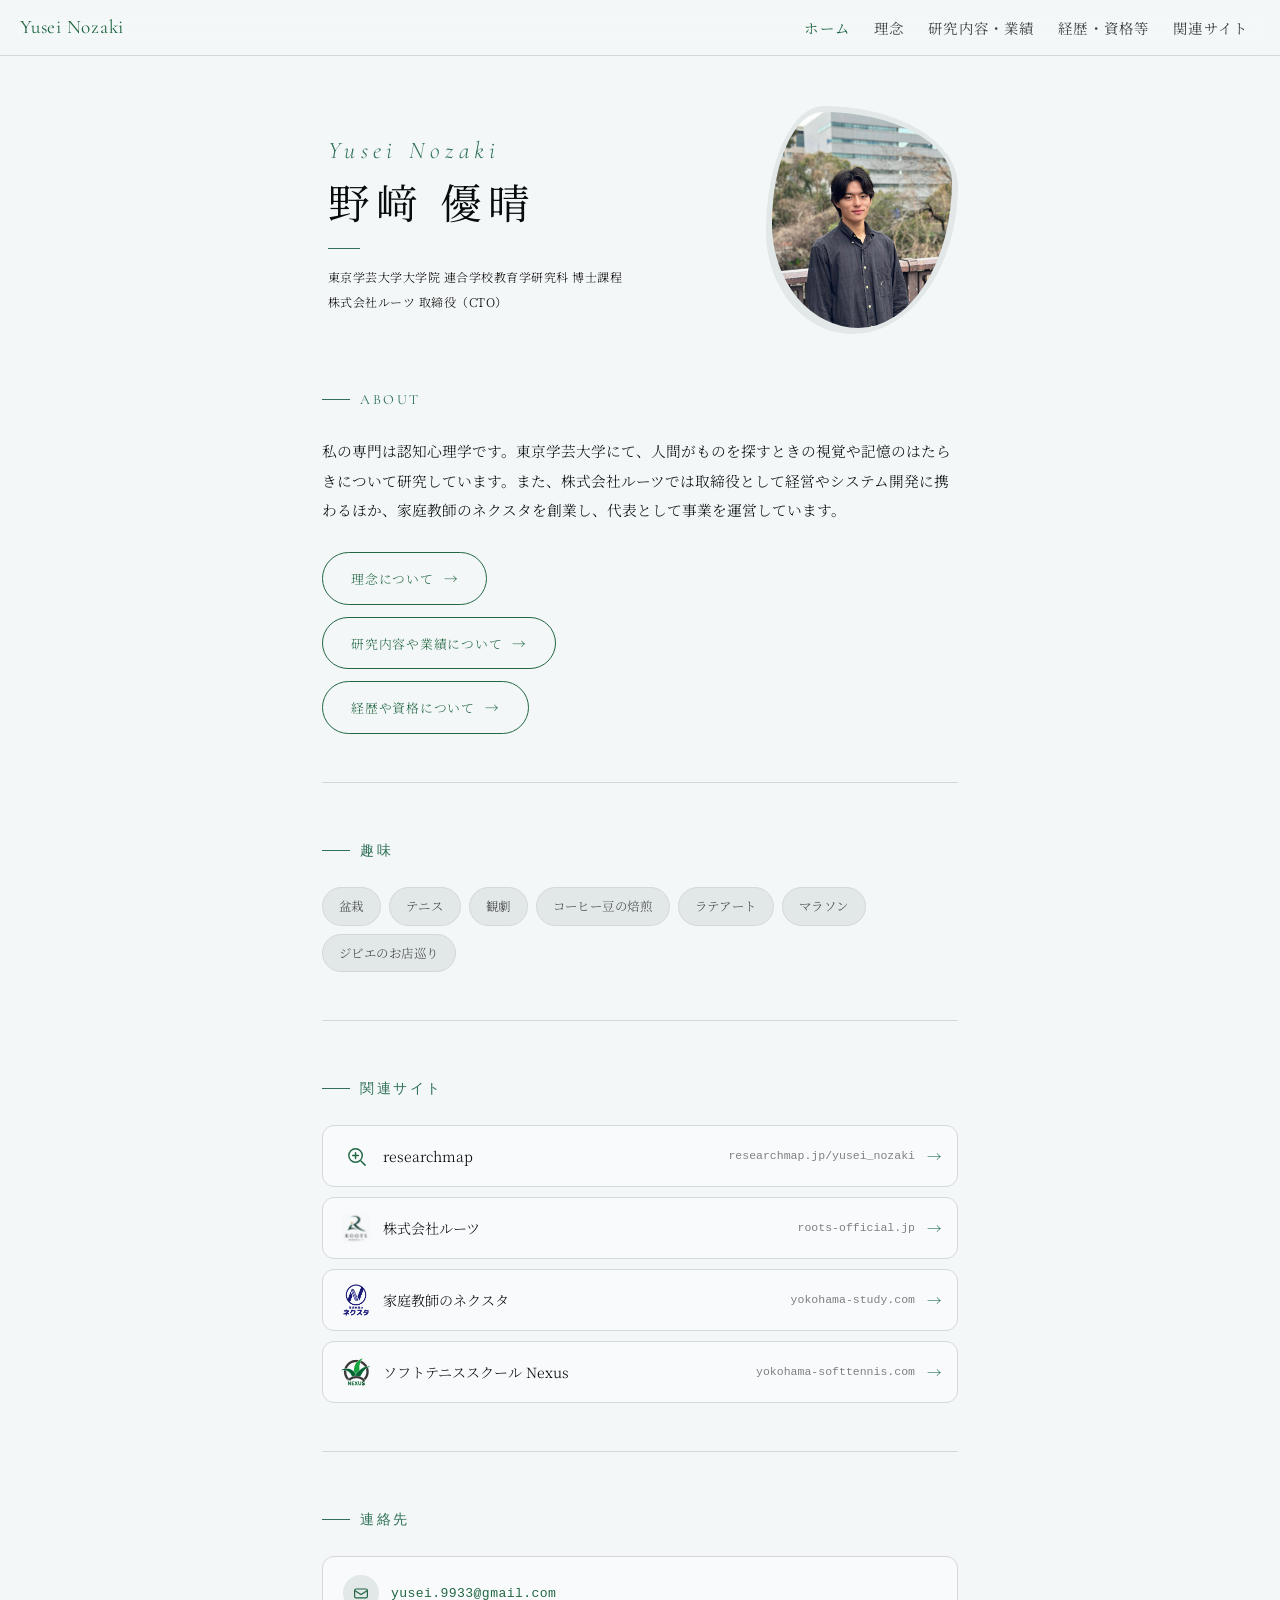
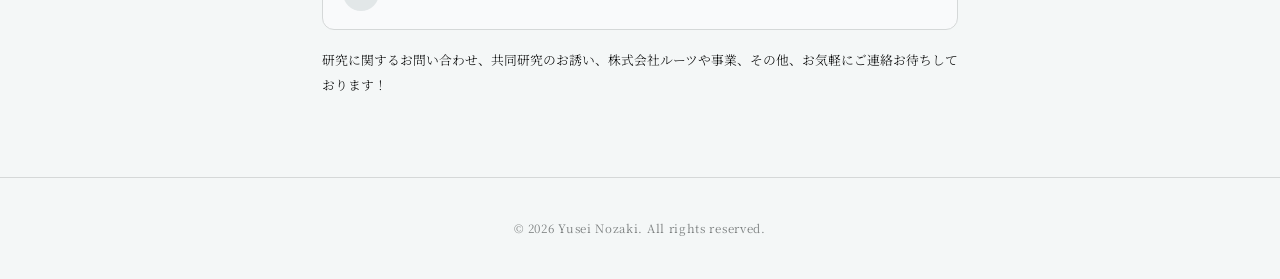
<file: index.html>
<!DOCTYPE html>
<html lang="ja">
<head>
  <meta charset="UTF-8">
  <meta name="viewport" content="width=device-width, initial-scale=1.0">
  <meta name="format-detection" content="address=no, telephone=no">
  <title>野﨑 優晴（Yusei Nozaki）ホームページ</title>
  <meta name="description" content="野﨑優晴（野崎優晴 / Yusei Nozaki）の個人ホームページ。東京学芸大学大学院博士課程。株式会社ルーツ取締役CTO。">
  <meta name="keywords" content="野崎優晴, 野﨑優晴, Yusei Nozaki, 認知心理学, 視覚探索, 記憶, 東京学芸大学, 博士課程, 株式会社ルーツ, CTO, 教育, 家庭教師, ソフトテニス">
  <meta name="author" content="Yusei Nozaki">
  <meta name="robots" content="index, follow">
  <meta property="og:site_name" content="野﨑 優晴 ホームページ">
  <meta property="og:title" content="野﨑 優晴（Yusei Nozaki）ホームページ">
  <meta property="og:description" content="野﨑優晴（Yusei Nozaki）の個人ホームページ。東京学芸大学大学院博士課程。株式会社ルーツ取締役CTO。">
  <meta property="og:type" content="website">
  <meta property="og:url" content="https://yusei-nozaki.jp/">
  <meta property="og:image" content="https://yusei-nozaki.jp/img/IMG_9286.jpeg">
  <meta name="twitter:card" content="summary_large_image">
  <meta name="twitter:title" content="野﨑 優晴（Yusei Nozaki）ホームページ">
  <meta name="twitter:description" content="野﨑優晴（Yusei Nozaki）の個人ホームページ。東京学芸大学大学院博士課程。株式会社ルーツ取締役CTO。">
  <meta name="twitter:image" content="https://yusei-nozaki.jp/img/IMG_9286.jpeg">
  <link rel="canonical" href="https://yusei-nozaki.jp/">
  <link rel="icon" href="img/icon.png">
  <link rel="stylesheet" href="https://cdn.jsdelivr.net/npm/bootstrap@5.3.8/dist/css/bootstrap.min.css" integrity="sha384-sRIl4kxILFvY47J16cr9ZwB07vP4J8+LH7qKQnuqkuIAvNWLzeN8tE5YBujZqJLB" crossorigin="anonymous">
  <link rel="stylesheet" href="css/style.css">
  <script type="application/ld+json">
  {
    "@context": "https://schema.org",
    "@type": "WebSite",
    "name": "野﨑 優晴 ホームページ",
    "alternateName": ["野﨑 優晴", "野崎優晴", "野崎 優晴", "Yusei Nozaki"],
    "url": "https://yusei-nozaki.jp/"
  }
  </script>
  <script type="application/ld+json">
  {
    "@context": "https://schema.org",
    "@type": "Person",
    "name": "野﨑優晴",
    "alternateName": ["野崎優晴", "Yusei Nozaki"],
    "url": "https://yusei-nozaki.jp/",
    "image": "https://yusei-nozaki.jp/img/IMG_9286.jpeg",
    "jobTitle": ["博士課程", "取締役CTO"],
    "affiliation": [
      {
        "@type": "EducationalOrganization",
        "name": "東京学芸大学大学院"
      },
      {
        "@type": "Organization",
        "name": "株式会社ルーツ"
      }
    ],
    "sameAs": ["https://researchmap.jp/yusei_nozaki"]
  }
  </script>
</head>
<body>

<!-- Nav -->
<nav class="navbar fixed-top site-nav" aria-label="メインナビゲーション">
  <a href="/" class="navbar-brand nav-logo">Yusei Nozaki</a>
  <button class="navbar-toggler nav-hamburger collapsed" id="nav-hamburger" type="button" data-bs-toggle="collapse" data-bs-target="#nav-menu" aria-controls="nav-menu" aria-expanded="false" aria-label="メニュー">
    <span aria-hidden="true"></span><span aria-hidden="true"></span><span aria-hidden="true"></span>
  </button>
  <div class="collapse navbar-collapse nav-menu" id="nav-menu">
    <ul class="navbar-nav nav-links">
      <li class="nav-item"><a href="/" class="nav-link active" aria-current="page">ホーム</a></li>
      <li class="nav-item"><a href="/philosophy/" class="nav-link">理念</a></li>
      <li class="nav-item"><a href="/research/" class="nav-link">研究内容・業績</a></li>
      <li class="nav-item"><a href="/career/" class="nav-link">経歴・資格等</a></li>
      <li class="nav-item"><a href="/links/" class="nav-link">関連サイト</a></li>
    </ul>
  </div>
</nav>

<main class="page">

  <!-- Hero -->
  <section class="container hero">
    <div class="row g-0 align-items-center hero-layout">
      <div class="col hero-text-col d-flex flex-column">
        <span class="hero-name-en">Yusei Nozaki</span>
        <h1 class="hero-name-jp">野﨑 優晴</h1>
        <div class="hero-divider"></div>
        <div class="hero-titles d-flex flex-column">
          <span class="hero-title">東京学芸大学大学院 連合学校教育学研究科 博士課程</span>
          <span class="hero-title">株式会社ルーツ 取締役（CTO）</span>
        </div>
      </div>
      <div class="col-auto hero-photo-col">
        <div class="hero-photo-wrap">
          <img src="img/IMG_9286.jpeg" alt="野﨑優晴（野崎優晴 / Yusei Nozaki）" class="hero-photo">
        </div>
      </div>
    </div>
  </section>

  <!-- Bio -->
  <section class="container bio-section reveal">
    <span class="section-label">About</span>
    <p class="bio-text">私の専門は認知心理学です。東京学芸大学にて、人間がものを探すときの視覚や記憶のはたらきについて研究しています。また、株式会社ルーツでは取締役として経営やシステム開発に携わるほか、家庭教師のネクスタを創業し、代表として事業を運営しています。</p>
    <div class="bio-actions d-flex flex-column align-items-start">
      <a href="/philosophy/" class="btn rounded-pill d-inline-flex align-items-center bio-cta bio-cta-outline">
        理念について
        <span class="bio-cta-arrow">→</span>
      </a>
      <a href="/research/" class="btn rounded-pill d-inline-flex align-items-center bio-cta bio-cta-outline">
        研究内容や業績について
        <span class="bio-cta-arrow">→</span>
      </a>
      <a href="/career/" class="btn rounded-pill d-inline-flex align-items-center bio-cta bio-cta-outline">
        経歴や資格について
        <span class="bio-cta-arrow">→</span>
      </a>
    </div>
  </section>

  <div class="container"><div class="divider"></div></div>

  <!-- Hobbies -->
  <section class="container hobbies-section reveal">
    <span class="section-label">趣味</span>
    <div class="hobby-chips d-flex flex-wrap gap-2">
      <span class="badge rounded-pill hobby-chip">盆栽</span>
      <span class="badge rounded-pill hobby-chip">テニス</span>
      <span class="badge rounded-pill hobby-chip">観劇</span>
      <span class="badge rounded-pill hobby-chip">コーヒー豆の焙煎</span>
      <span class="badge rounded-pill hobby-chip">ラテアート</span>
      <span class="badge rounded-pill hobby-chip">マラソン</span>
      <span class="badge rounded-pill hobby-chip">ジビエのお店巡り</span>
    </div>
  </section>

  <div class="container"><div class="divider"></div></div>

  <!-- Related Sites -->
  <section class="container hobbies-section reveal">
    <span class="section-label">関連サイト</span>
    <div class="related-links d-flex flex-column">
      <a href="https://researchmap.jp/yusei_nozaki" target="_blank" rel="noopener" class="card flex-row align-items-center inline-link-card">
        <span class="inline-link-logo" aria-hidden="true"><svg viewBox="0 0 24 24" fill="none" stroke="currentColor" stroke-width="1.5" stroke-linecap="round" stroke-linejoin="round"><circle cx="11" cy="11" r="7"/><path d="M21 21l-4.35-4.35M8 11h6M11 8v6"/></svg></span>
        <span class="inline-link-name">researchmap</span>
        <span class="inline-link-url ms-auto">researchmap.jp/yusei_nozaki</span>
        <span class="inline-link-arrow">→</span>
      </a>
      <a href="https://roots-official.jp" target="_blank" rel="noopener" class="card flex-row align-items-center inline-link-card">
        <span class="inline-link-logo" aria-hidden="true"><img src="img/logos/web/roots.png" alt="" width="129" height="129" loading="lazy" decoding="async"></span>
        <span class="inline-link-name">株式会社ルーツ</span>
        <span class="inline-link-url ms-auto">roots-official.jp</span>
        <span class="inline-link-arrow">→</span>
      </a>
      <a href="https://yokohama-study.com" target="_blank" rel="noopener" class="card flex-row align-items-center inline-link-card">
        <span class="inline-link-logo" aria-hidden="true"><img src="img/logos/web/nexta.svg" alt="" width="1590" height="1910" loading="lazy" decoding="async"></span>
        <span class="inline-link-name">家庭教師のネクスタ</span>
        <span class="inline-link-url ms-auto">yokohama-study.com</span>
        <span class="inline-link-arrow">→</span>
      </a>
      <a href="https://yokohama-softtennis.com" target="_blank" rel="noopener" class="card flex-row align-items-center inline-link-card">
        <span class="inline-link-logo" aria-hidden="true"><img src="img/logos/web/nexus.svg" alt="" width="700" height="665" loading="lazy" decoding="async"></span>
        <span class="inline-link-name">ソフトテニススクール Nexus</span>
        <span class="inline-link-url ms-auto">yokohama-softtennis.com</span>
        <span class="inline-link-arrow">→</span>
      </a>
    </div>
  </section>

  <div class="container"><div class="divider"></div></div>

  <!-- Contact -->
  <section class="container contact-section reveal">
    <span class="section-label">連絡先</span>
    <div class="card flex-row align-items-center contact-email-wrap">
      <div class="contact-email-icon d-flex align-items-center justify-content-center flex-shrink-0 rounded-circle">
        <svg viewBox="0 0 20 20" fill="none" stroke="var(--green)" stroke-width="1.5">
          <rect x="2" y="5" width="16" height="11" rx="2"/>
          <path d="M2 7l8 5 8-5"/>
        </svg>
      </div>
      <a id="email-display">読み込み中…</a>
    </div>
    <p class="contact-note">研究に関するお問い合わせ、共同研究のお誘い、株式会社ルーツや事業、その他、お気軽にご連絡お待ちしております！</p>
  </section>

</main>

<footer class="site-footer">
  © 2026 Yusei Nozaki. All rights reserved.
</footer>

<script src="https://cdn.jsdelivr.net/npm/bootstrap@5.3.8/dist/js/bootstrap.bundle.min.js" integrity="sha384-FKyoEForCGlyvwx9Hj09JcYn3nv7wiPVlz7YYwJrWVcXK/BmnVDxM+D2scQbITxI" crossorigin="anonymous"></script>
<script src="js/main.js"></script>

</body>
</html>
</file>
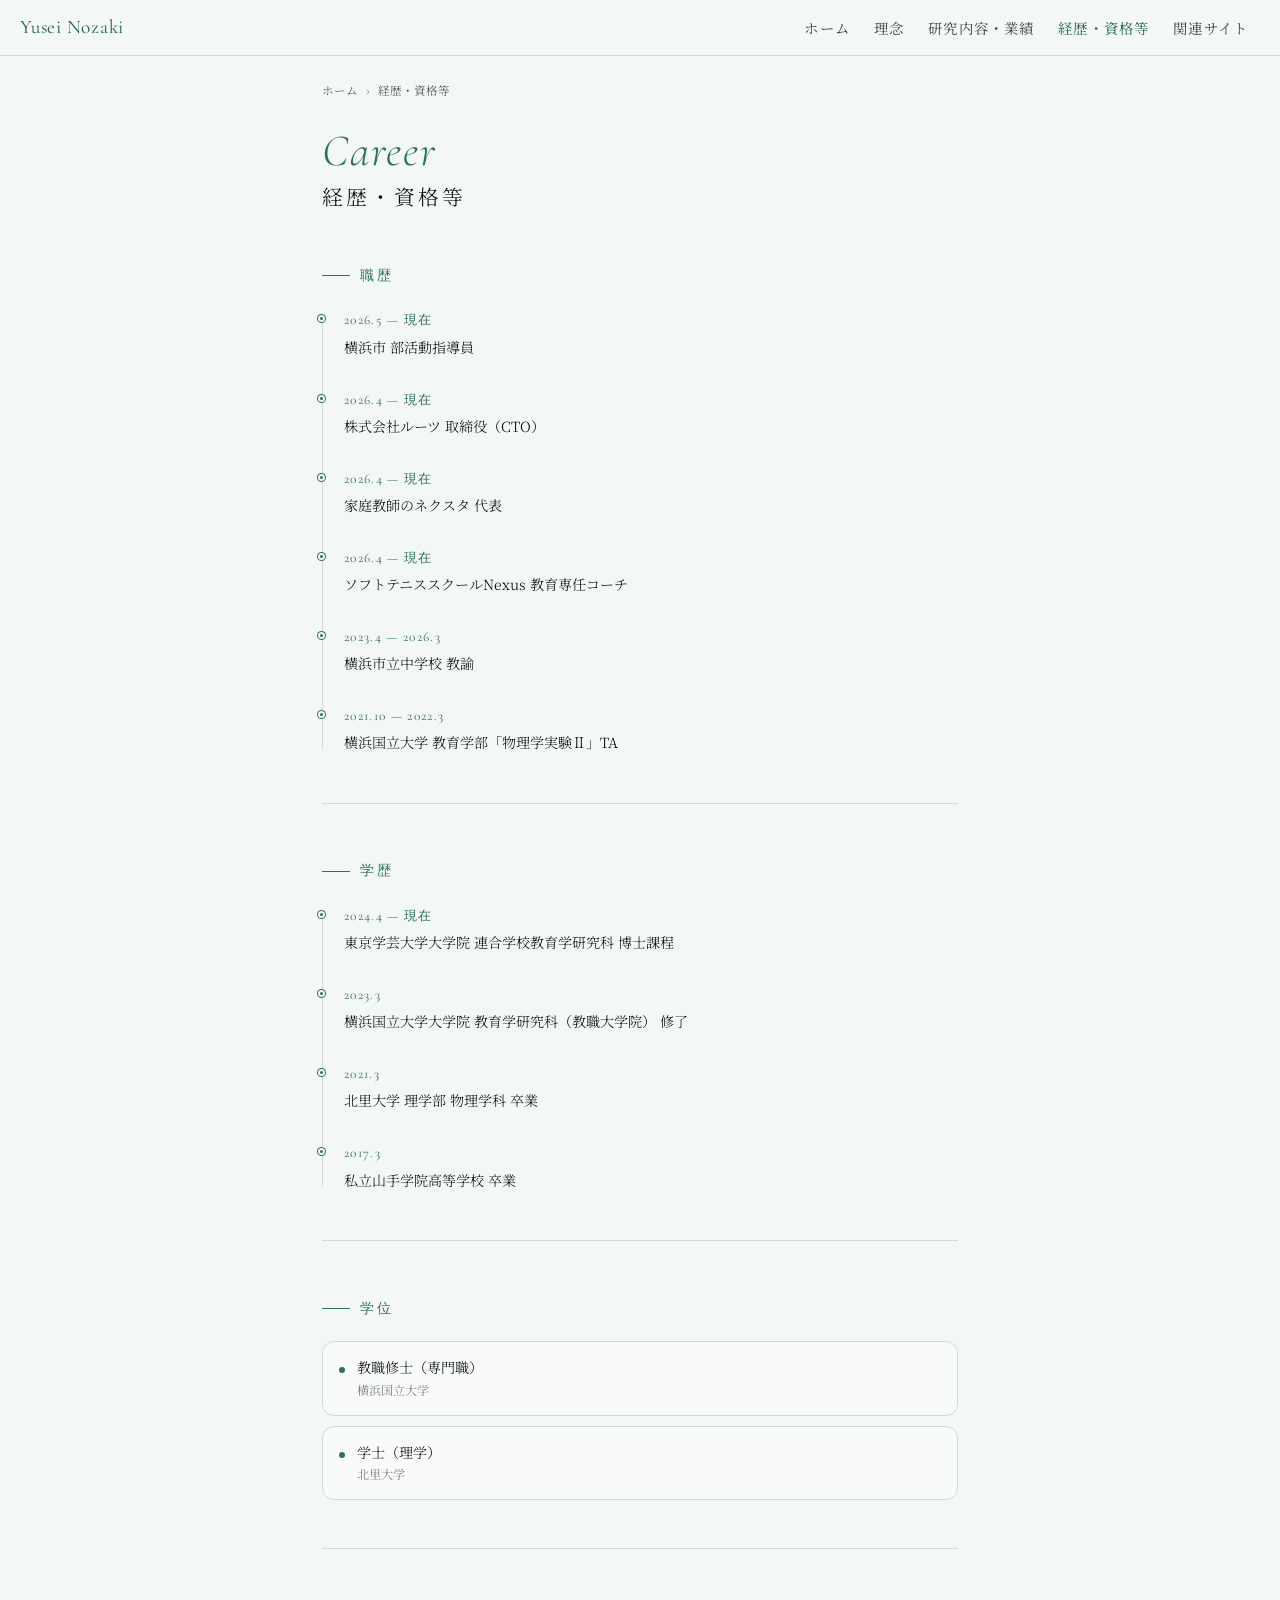
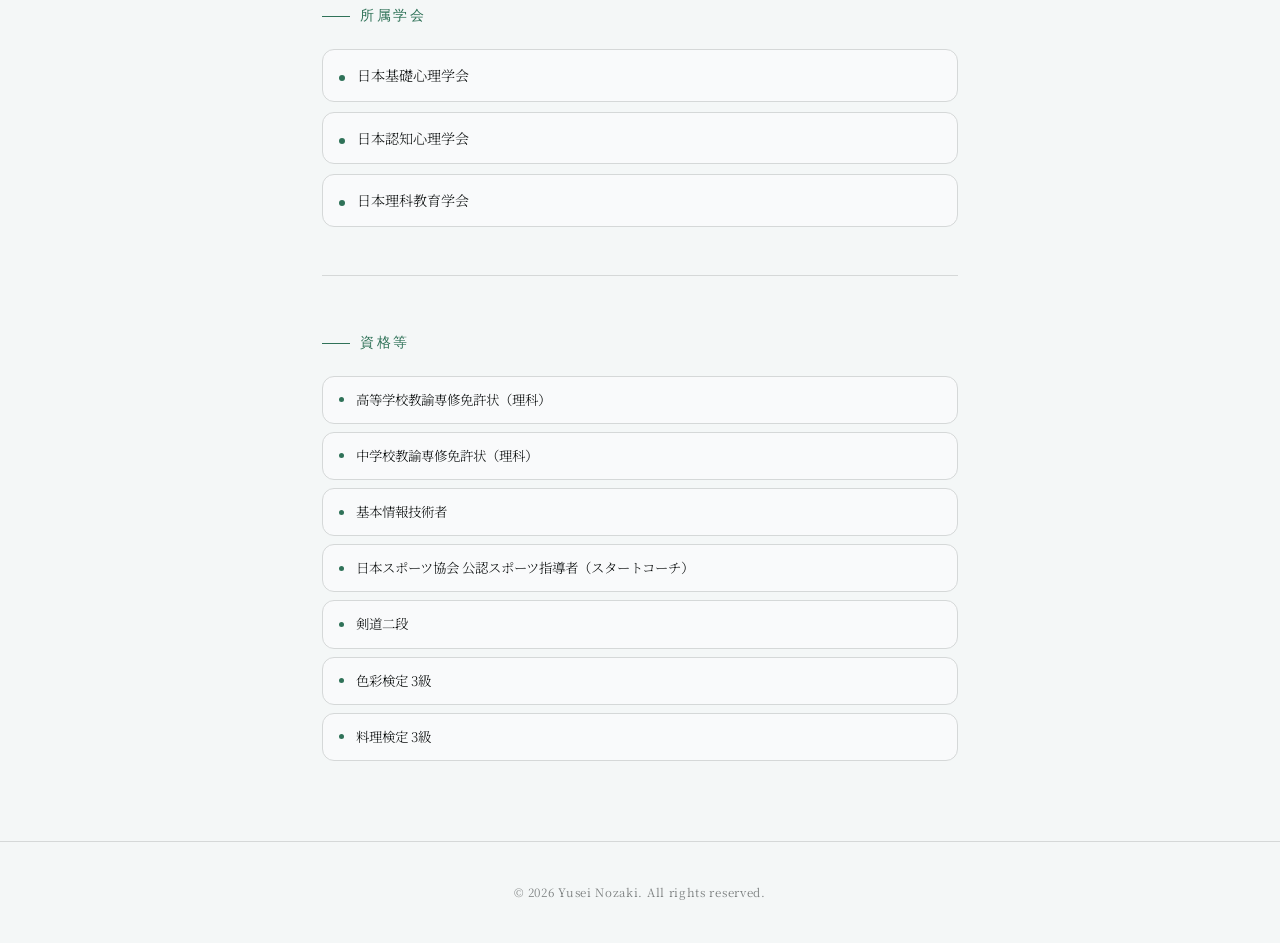
<file: career/index.html>
<!DOCTYPE html>
<html lang="ja">
<head>
  <meta charset="UTF-8">
  <meta name="viewport" content="width=device-width, initial-scale=1.0">
  <meta name="format-detection" content="address=no, telephone=no">
  <title>経歴・資格等 | 野﨑 優晴（Yusei Nozaki）</title>
  <meta name="description" content="野﨑優晴（野崎優晴 / Yusei Nozaki）の経歴・学歴・資格・所属学会。東京学芸大学大学院 博士課程、株式会社ルーツ 取締役CTO。">
  <meta name="keywords" content="野崎優晴, 野﨑優晴, Yusei Nozaki, 経歴, 学歴, 職歴, 東京学芸大学, 横浜国立大学, 北里大学, 株式会社ルーツ, CTO, 認知心理学, 教諭, 資格">
  <meta name="author" content="Yusei Nozaki">
  <meta name="robots" content="index, follow">
  <meta property="og:site_name" content="野﨑 優晴 ホームページ">
  <meta property="og:title" content="経歴・資格等 | 野﨑 優晴（Yusei Nozaki）">
  <meta property="og:description" content="野﨑優晴の経歴・学歴・資格・所属学会。東京学芸大学大学院 博士課程、株式会社ルーツ 取締役CTO。">
  <meta property="og:type" content="website">
  <meta property="og:url" content="https://yusei-nozaki.jp/career/">
  <meta property="og:image" content="https://yusei-nozaki.jp/img/IMG_9286.jpeg">
  <meta name="twitter:card" content="summary_large_image">
  <meta name="twitter:title" content="経歴・資格等 | 野﨑 優晴（Yusei Nozaki）">
  <meta name="twitter:description" content="野﨑優晴の経歴・学歴・資格・所属学会。東京学芸大学大学院 博士課程、株式会社ルーツ 取締役CTO。">
  <meta name="twitter:image" content="https://yusei-nozaki.jp/img/IMG_9286.jpeg">
  <link rel="canonical" href="https://yusei-nozaki.jp/career/">
  <link rel="icon" href="../img/icon.png">
  <link rel="stylesheet" href="https://cdn.jsdelivr.net/npm/bootstrap@5.3.8/dist/css/bootstrap.min.css" integrity="sha384-sRIl4kxILFvY47J16cr9ZwB07vP4J8+LH7qKQnuqkuIAvNWLzeN8tE5YBujZqJLB" crossorigin="anonymous">
  <link rel="stylesheet" href="../css/style.css">
  <script type="application/ld+json">
{
  "@context": "https://schema.org",
  "@type": "BreadcrumbList",
  "itemListElement": [
    {
      "@type": "ListItem",
      "position": 1,
      "name": "ホーム",
      "item": "https://yusei-nozaki.jp/"
    },
    {
      "@type": "ListItem",
      "position": 2,
      "name": "経歴・資格等",
      "item": "https://yusei-nozaki.jp/career/"
    }
  ]
}
  </script>
</head>
<body>

<nav class="navbar fixed-top site-nav" aria-label="メインナビゲーション">
  <a href="/" class="navbar-brand nav-logo">Yusei Nozaki</a>
  <button class="navbar-toggler nav-hamburger collapsed" id="nav-hamburger" type="button" data-bs-toggle="collapse" data-bs-target="#nav-menu" aria-controls="nav-menu" aria-expanded="false" aria-label="メニュー">
    <span aria-hidden="true"></span><span aria-hidden="true"></span><span aria-hidden="true"></span>
  </button>
  <div class="collapse navbar-collapse nav-menu" id="nav-menu">
    <ul class="navbar-nav nav-links">
      <li class="nav-item"><a href="/" class="nav-link">ホーム</a></li>
      <li class="nav-item"><a href="/philosophy/" class="nav-link">理念</a></li>
      <li class="nav-item"><a href="/research/" class="nav-link">研究内容・業績</a></li>
      <li class="nav-item"><a href="/career/" class="nav-link active" aria-current="page">経歴・資格等</a></li>
      <li class="nav-item"><a href="/links/" class="nav-link">関連サイト</a></li>
    </ul>
  </div>
</nav>

<main class="page">

  <nav class="container breadcrumbs" aria-label="パンくずリスト">
    <ol>
      <li><a href="/">ホーム</a></li>
      <li aria-current="page">経歴・資格等</li>
    </ol>
  </nav>

  <div class="container page-hero reveal">
    <span class="page-hero-en">Career</span>
    <h1 class="page-hero-jp">経歴・資格等</h1>
  </div>

  <!-- 職歴 -->
  <section class="container timeline-section reveal">
    <h2 class="section-label">職歴</h2>
    <div class="timeline">
      <div class="timeline-item">
        <div class="timeline-date">2026.5 — 現在</div>
        <div class="timeline-body">横浜市 部活動指導員</div>
      </div>
      <div class="timeline-item">
        <div class="timeline-date">2026.4 — 現在</div>
        <div class="timeline-body">株式会社ルーツ 取締役（CTO）</div>
      </div>
      <div class="timeline-item">
        <div class="timeline-date">2026.4 — 現在</div>
        <div class="timeline-body">家庭教師のネクスタ 代表</div>
      </div>
      <div class="timeline-item">
        <div class="timeline-date">2026.4 — 現在</div>
        <div class="timeline-body">ソフトテニススクールNexus 教育専任コーチ</div>
      </div>
      <div class="timeline-item">
        <div class="timeline-date">2023.4 — 2026.3</div>
        <div class="timeline-body">横浜市立中学校 教諭</div>
      </div>
      <div class="timeline-item">
        <div class="timeline-date">2021.10 — 2022.3</div>
        <div class="timeline-body">横浜国立大学 教育学部「物理学実験Ⅱ」TA</div>
      </div>
    </div>
  </section>

  <div class="container"><div class="divider"></div></div>

  <!-- 学歴 -->
  <section class="container timeline-section reveal">
    <h2 class="section-label">学歴</h2>
    <div class="timeline">
      <div class="timeline-item">
        <div class="timeline-date">2024.4 — 現在</div>
        <div class="timeline-body">東京学芸大学大学院 連合学校教育学研究科 博士課程</div>
      </div>
      <div class="timeline-item">
        <div class="timeline-date">2023.3</div>
        <div class="timeline-body">横浜国立大学大学院 教育学研究科（教職大学院） 修了</div>
      </div>
      <div class="timeline-item">
        <div class="timeline-date">2021.3</div>
        <div class="timeline-body">北里大学 理学部 物理学科 卒業</div>
      </div>
      <div class="timeline-item">
        <div class="timeline-date">2017.3</div>
        <div class="timeline-body">私立山手学院高等学校 卒業</div>
      </div>
    </div>
  </section>

  <div class="container"><div class="divider"></div></div>

  <!-- 学位 -->
  <section class="container timeline-section reveal">
    <h2 class="section-label">学位</h2>
    <div class="tag-list d-flex flex-column">
      <div class="card flex-row align-items-baseline tag-item">
        <div class="tag-dot"></div>
        <div>
          <div class="tag-main">教職修士（専門職）</div>
          <div class="tag-sub">横浜国立大学</div>
        </div>
      </div>
      <div class="card flex-row align-items-baseline tag-item">
        <div class="tag-dot"></div>
        <div>
          <div class="tag-main">学士（理学）</div>
          <div class="tag-sub">北里大学</div>
        </div>
      </div>
    </div>
  </section>

  <div class="container"><div class="divider"></div></div>

  <!-- 所属学会 -->
  <section class="container timeline-section reveal">
    <h2 class="section-label">所属学会</h2>
    <div class="tag-list d-flex flex-column">
      <div class="card flex-row align-items-baseline tag-item">
        <div class="tag-dot"></div>
        <div class="tag-main">日本基礎心理学会</div>
      </div>
      <div class="card flex-row align-items-baseline tag-item">
        <div class="tag-dot"></div>
        <div class="tag-main">日本認知心理学会</div>
      </div>
      <div class="card flex-row align-items-baseline tag-item">
        <div class="tag-dot"></div>
        <div class="tag-main">日本理科教育学会</div>
      </div>
    </div>
  </section>

  <div class="container"><div class="divider"></div></div>

  <!-- 資格 -->
  <section class="container timeline-section reveal section-end">
    <h2 class="section-label">資格等</h2>
    <div class="qual-list d-flex flex-column gap-2">
      <div class="card flex-row align-items-center qual-item">高等学校教諭専修免許状（理科）</div>
      <div class="card flex-row align-items-center qual-item">中学校教諭専修免許状（理科）</div>
      <div class="card flex-row align-items-center qual-item">基本情報技術者</div>
      <div class="card flex-row align-items-center qual-item">日本スポーツ協会 公認スポーツ指導者（スタートコーチ）</div>
      <div class="card flex-row align-items-center qual-item">剣道二段</div>
      <div class="card flex-row align-items-center qual-item">色彩検定 3級</div>
      <div class="card flex-row align-items-center qual-item">料理検定 3級</div>
    </div>
  </section>

</main>

<footer class="site-footer">
  © 2026 Yusei Nozaki. All rights reserved.
</footer>

<script src="https://cdn.jsdelivr.net/npm/bootstrap@5.3.8/dist/js/bootstrap.bundle.min.js" integrity="sha384-FKyoEForCGlyvwx9Hj09JcYn3nv7wiPVlz7YYwJrWVcXK/BmnVDxM+D2scQbITxI" crossorigin="anonymous"></script>
<script src="../js/main.js"></script>

</body>
</html>
</file>
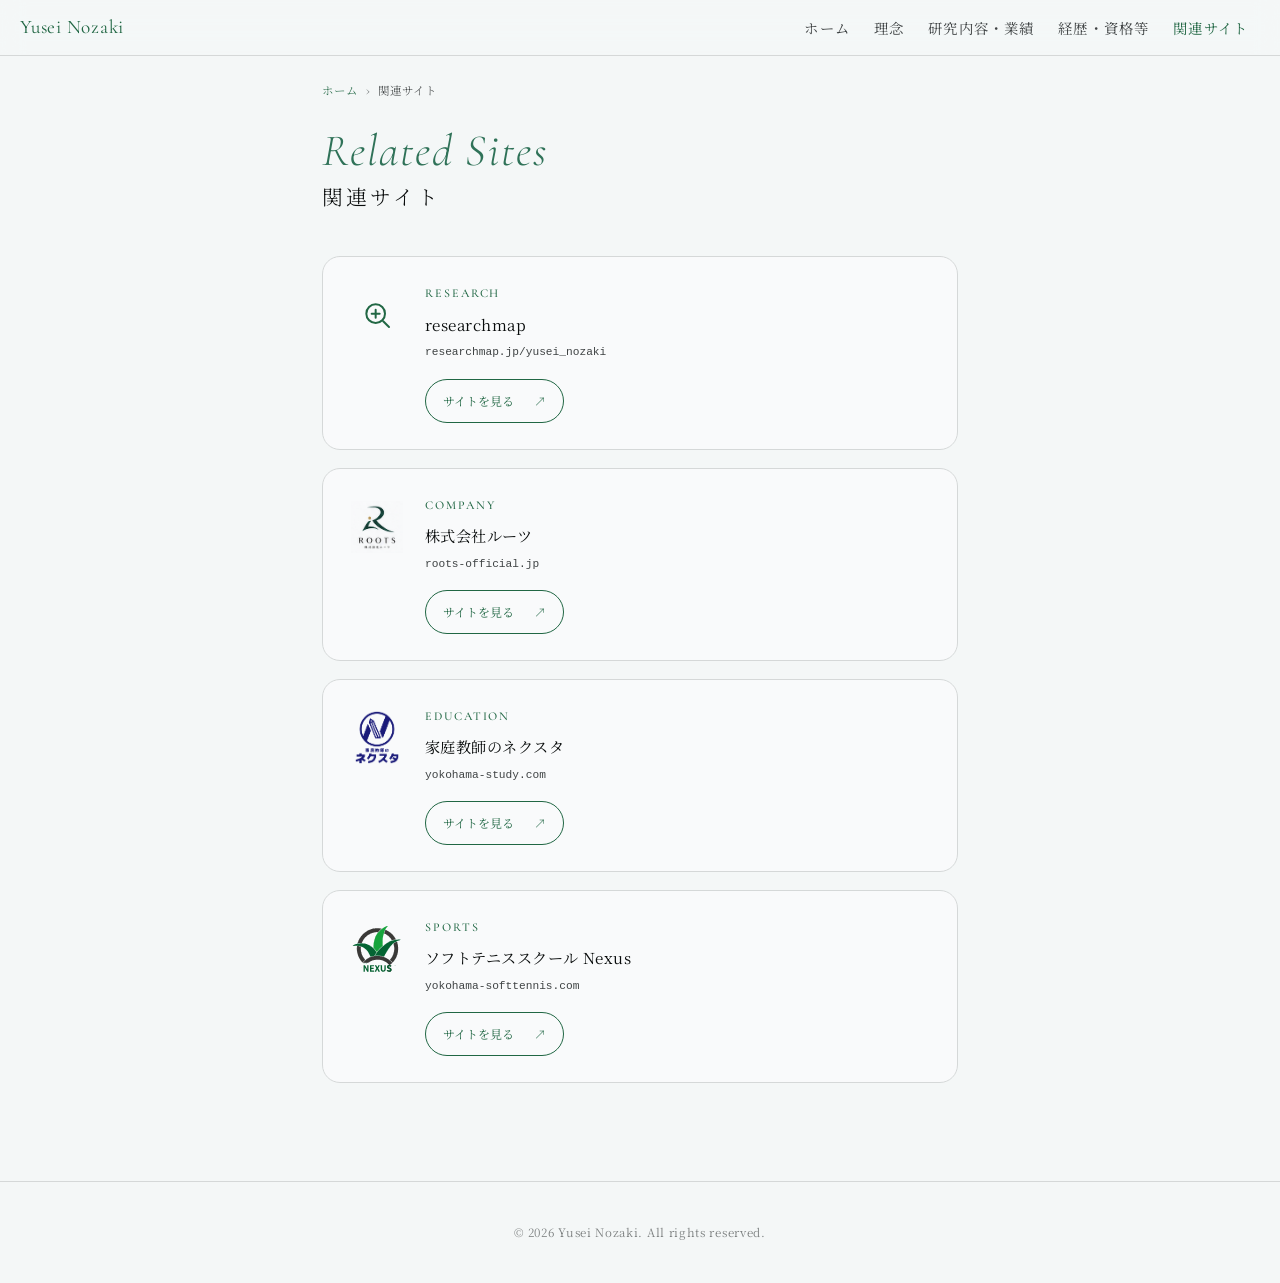
<file: links/index.html>
<!DOCTYPE html>
<html lang="ja">
<head>
  <meta charset="UTF-8">
  <meta name="viewport" content="width=device-width, initial-scale=1.0">
  <meta name="format-detection" content="address=no, telephone=no">
  <title>関連サイト | 野﨑 優晴（Yusei Nozaki）</title>
  <meta name="description" content="野﨑優晴（野崎優晴 / Yusei Nozaki）の関連サイト一覧。researchmap・株式会社ルーツ・家庭教師のネクスタ・ソフトテニススクール Nexus。">
  <meta name="keywords" content="野崎優晴, 野﨑優晴, Yusei Nozaki, researchmap, 株式会社ルーツ, 家庭教師のネクスタ, ソフトテニス, Nexus, 横浜">
  <meta name="author" content="Yusei Nozaki">
  <meta name="robots" content="index, follow">
  <meta property="og:site_name" content="野﨑 優晴 ホームページ">
  <meta property="og:title" content="関連サイト | 野﨑 優晴（Yusei Nozaki）">
  <meta property="og:description" content="野﨑優晴の関連サイト一覧。researchmap・株式会社ルーツ・家庭教師のネクスタ・ソフトテニススクール Nexus。">
  <meta property="og:type" content="website">
  <meta property="og:url" content="https://yusei-nozaki.jp/links/">
  <meta property="og:image" content="https://yusei-nozaki.jp/img/IMG_9286.jpeg">
  <meta name="twitter:card" content="summary_large_image">
  <meta name="twitter:title" content="関連サイト | 野﨑 優晴（Yusei Nozaki）">
  <meta name="twitter:description" content="野﨑優晴の関連サイト一覧。researchmap・株式会社ルーツ・家庭教師のネクスタ・ソフトテニススクール Nexus。">
  <meta name="twitter:image" content="https://yusei-nozaki.jp/img/IMG_9286.jpeg">
  <link rel="canonical" href="https://yusei-nozaki.jp/links/">
  <link rel="icon" href="../img/icon.png">
  <link rel="stylesheet" href="https://cdn.jsdelivr.net/npm/bootstrap@5.3.8/dist/css/bootstrap.min.css" integrity="sha384-sRIl4kxILFvY47J16cr9ZwB07vP4J8+LH7qKQnuqkuIAvNWLzeN8tE5YBujZqJLB" crossorigin="anonymous">
  <link rel="stylesheet" href="../css/style.css">
  <script type="application/ld+json">
{
  "@context": "https://schema.org",
  "@type": "BreadcrumbList",
  "itemListElement": [
    {
      "@type": "ListItem",
      "position": 1,
      "name": "ホーム",
      "item": "https://yusei-nozaki.jp/"
    },
    {
      "@type": "ListItem",
      "position": 2,
      "name": "関連サイト",
      "item": "https://yusei-nozaki.jp/links/"
    }
  ]
}
  </script>
</head>
<body>

<nav class="navbar fixed-top site-nav" aria-label="メインナビゲーション">
  <a href="/" class="navbar-brand nav-logo">Yusei Nozaki</a>
  <button class="navbar-toggler nav-hamburger collapsed" id="nav-hamburger" type="button" data-bs-toggle="collapse" data-bs-target="#nav-menu" aria-controls="nav-menu" aria-expanded="false" aria-label="メニュー">
    <span aria-hidden="true"></span><span aria-hidden="true"></span><span aria-hidden="true"></span>
  </button>
  <div class="collapse navbar-collapse nav-menu" id="nav-menu">
    <ul class="navbar-nav nav-links">
      <li class="nav-item"><a href="/" class="nav-link">ホーム</a></li>
      <li class="nav-item"><a href="/philosophy/" class="nav-link">理念</a></li>
      <li class="nav-item"><a href="/research/" class="nav-link">研究内容・業績</a></li>
      <li class="nav-item"><a href="/career/" class="nav-link">経歴・資格等</a></li>
      <li class="nav-item"><a href="/links/" class="nav-link active" aria-current="page">関連サイト</a></li>
    </ul>
  </div>
</nav>

<main class="page">

  <nav class="container breadcrumbs" aria-label="パンくずリスト">
    <ol>
      <li><a href="/">ホーム</a></li>
      <li aria-current="page">関連サイト</li>
    </ol>
  </nav>

  <div class="container page-hero reveal">
    <span class="page-hero-en">Related Sites</span>
    <h1 class="page-hero-jp">関連サイト</h1>
  </div>

  <section class="container links-section reveal" aria-label="関連サイト一覧">

    <article class="card link-card link-card--brand link-card--research">
      <div class="link-logo" aria-hidden="true">
        <div class="link-icon d-flex align-items-center justify-content-center">
        <!-- Research icon -->
        <svg viewBox="0 0 24 24" fill="none" stroke="var(--green)" stroke-width="1.5" stroke-linecap="round" stroke-linejoin="round">
          <circle cx="11" cy="11" r="7"/>
          <path d="M21 21l-4.35-4.35"/>
          <path d="M8 11h6M11 8v6"/>
        </svg>
        </div>
      </div>
      <div class="link-info flex-grow-1">
        <div class="link-category">Research</div>
        <h2 class="link-name">researchmap</h2>
        <div class="link-url">researchmap.jp/yusei_nozaki</div>
        <a class="site-link-button" href="https://researchmap.jp/yusei_nozaki" target="_blank" rel="noopener" aria-label="researchmapのサイトを見る（新しいタブで開きます）">サイトを見る<span aria-hidden="true">↗</span></a>
      </div>
    </article>

    <article class="card link-card link-card--brand link-card--roots">
      <div class="link-logo" aria-hidden="true">
        <img src="../img/logos/web/roots.png" alt="" width="129" height="129" decoding="async">
      </div>
      <div class="link-info flex-grow-1">
        <div class="link-category">Company</div>
        <h2 class="link-name">株式会社ルーツ</h2>
        <div class="link-url">roots-official.jp</div>
        <a class="site-link-button" href="https://roots-official.jp" target="_blank" rel="noopener" aria-label="株式会社ルーツのサイトを見る（新しいタブで開きます）">サイトを見る<span aria-hidden="true">↗</span></a>
      </div>
    </article>

    <article class="card link-card link-card--brand link-card--nexta">
      <div class="link-logo" aria-hidden="true">
        <img src="../img/logos/web/nexta.svg" alt="" width="1590" height="1910" decoding="async">
      </div>
      <div class="link-info flex-grow-1">
        <div class="link-category">Education</div>
        <h2 class="link-name">家庭教師のネクスタ</h2>
        <div class="link-url">yokohama-study.com</div>
        <a class="site-link-button" href="https://yokohama-study.com" target="_blank" rel="noopener" aria-label="家庭教師のネクスタのサイトを見る（新しいタブで開きます）">サイトを見る<span aria-hidden="true">↗</span></a>
      </div>
    </article>

    <article class="card link-card link-card--brand link-card--nexus">
      <div class="link-logo" aria-hidden="true">
        <img src="../img/logos/web/nexus.svg" alt="" width="700" height="665" decoding="async">
      </div>
      <div class="link-info flex-grow-1">
        <div class="link-category">Sports</div>
        <h2 class="link-name">ソフトテニススクール Nexus</h2>
        <div class="link-url">yokohama-softtennis.com</div>
        <a class="site-link-button" href="https://yokohama-softtennis.com" target="_blank" rel="noopener" aria-label="ソフトテニススクール Nexusのサイトを見る（新しいタブで開きます）">サイトを見る<span aria-hidden="true">↗</span></a>
      </div>
    </article>

  </section>

</main>

<footer class="site-footer">
  © 2026 Yusei Nozaki. All rights reserved.
</footer>

<script src="https://cdn.jsdelivr.net/npm/bootstrap@5.3.8/dist/js/bootstrap.bundle.min.js" integrity="sha384-FKyoEForCGlyvwx9Hj09JcYn3nv7wiPVlz7YYwJrWVcXK/BmnVDxM+D2scQbITxI" crossorigin="anonymous"></script>
<script src="../js/main.js"></script>

</body>
</html>
</file>
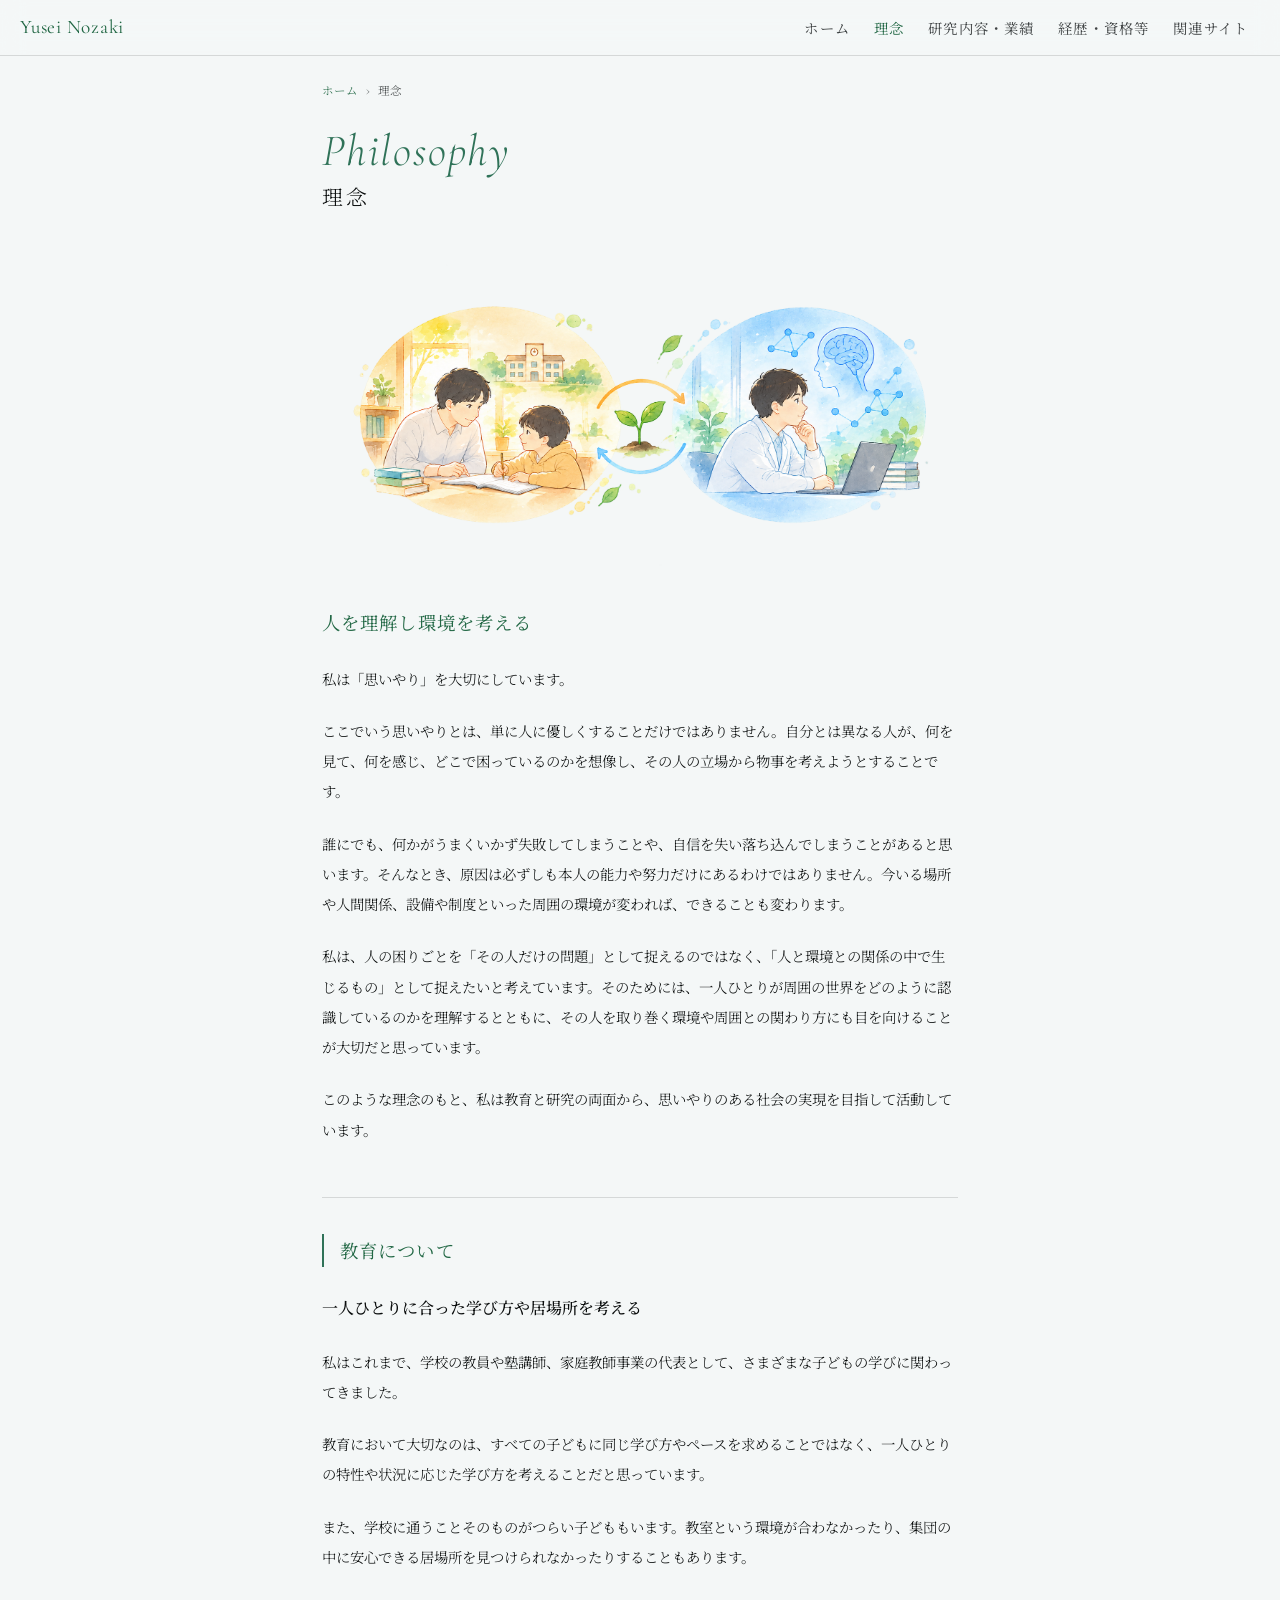
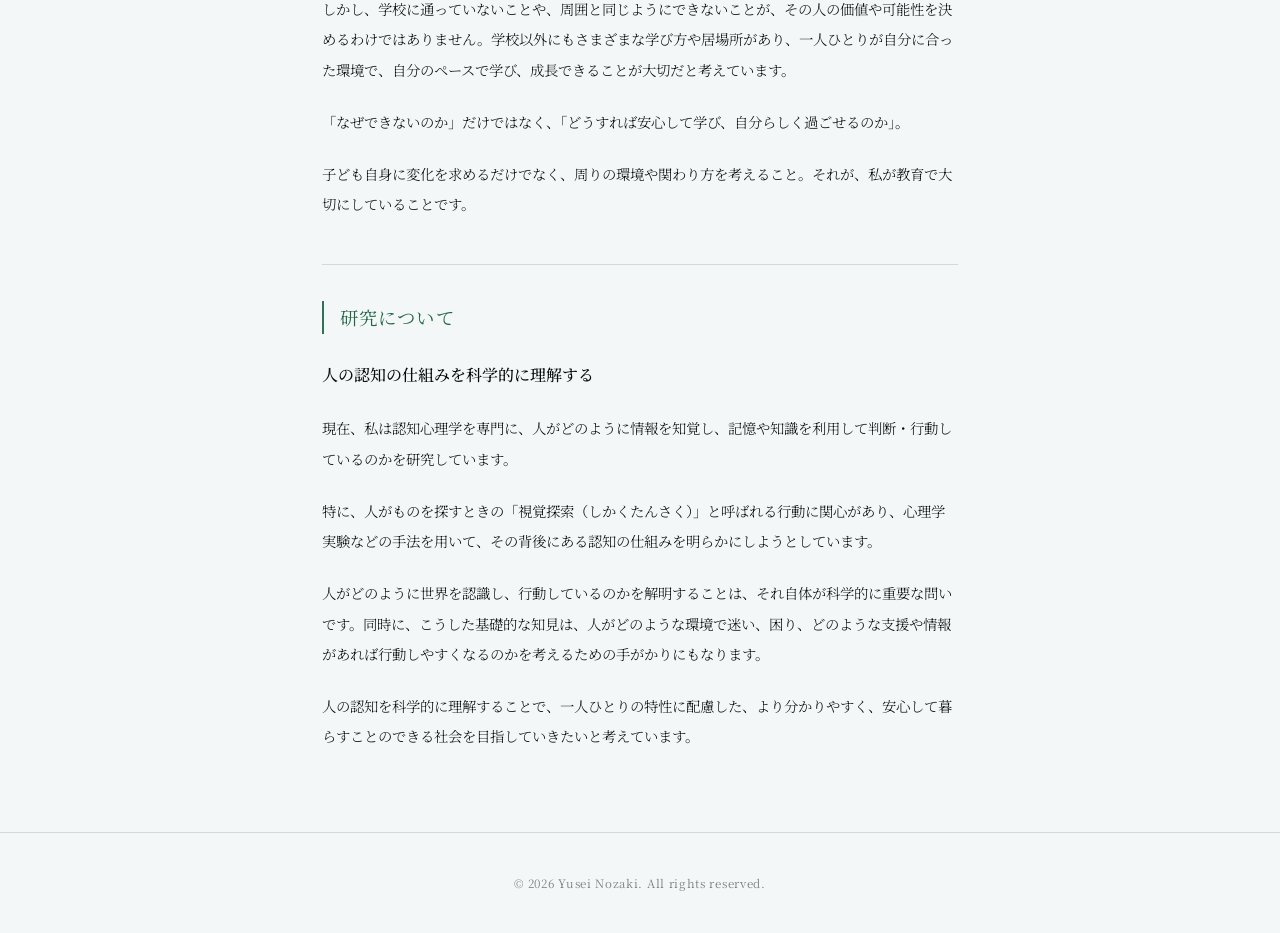
<file: philosophy/index.html>
<!DOCTYPE html>
<html lang="ja">
<head>
  <meta charset="UTF-8">
  <meta name="viewport" content="width=device-width, initial-scale=1.0">
  <meta name="format-detection" content="address=no, telephone=no">
  <title>理念 | 野﨑 優晴（Yusei Nozaki）</title>
  <meta name="description" content="野﨑優晴の理念。思いやりを大切に、人と環境との関係から研究と教育を考えます。">
  <meta name="keywords" content="野崎優晴, 野﨑優晴, Yusei Nozaki, 理念, 思いやり, 研究, 教育">
  <meta name="author" content="Yusei Nozaki">
  <meta name="robots" content="index, follow">
  <meta property="og:site_name" content="野﨑 優晴 ホームページ">
  <meta property="og:title" content="理念 | 野﨑 優晴（Yusei Nozaki）">
  <meta property="og:description" content="野﨑優晴の理念。思いやりを大切に、人と環境との関係から研究と教育を考えます。">
  <meta property="og:type" content="website">
  <meta property="og:url" content="https://yusei-nozaki.jp/philosophy/">
  <meta property="og:image" content="https://yusei-nozaki.jp/img/IMG_9286.jpeg">
  <meta name="twitter:card" content="summary_large_image">
  <meta name="twitter:title" content="理念 | 野﨑 優晴（Yusei Nozaki）">
  <meta name="twitter:description" content="野﨑優晴の理念。思いやりを大切に、人と環境との関係から研究と教育を考えます。">
  <meta name="twitter:image" content="https://yusei-nozaki.jp/img/IMG_9286.jpeg">
  <link rel="canonical" href="https://yusei-nozaki.jp/philosophy/">
  <link rel="icon" href="../img/icon.png">
  <link rel="stylesheet" href="https://cdn.jsdelivr.net/npm/bootstrap@5.3.8/dist/css/bootstrap.min.css" integrity="sha384-sRIl4kxILFvY47J16cr9ZwB07vP4J8+LH7qKQnuqkuIAvNWLzeN8tE5YBujZqJLB" crossorigin="anonymous">
  <link rel="stylesheet" href="../css/style.css">
  <script type="application/ld+json">
{
  "@context": "https://schema.org",
  "@type": "BreadcrumbList",
  "itemListElement": [
    {
      "@type": "ListItem",
      "position": 1,
      "name": "ホーム",
      "item": "https://yusei-nozaki.jp/"
    },
    {
      "@type": "ListItem",
      "position": 2,
      "name": "理念",
      "item": "https://yusei-nozaki.jp/philosophy/"
    }
  ]
}
  </script>
</head>
<body>

<nav class="navbar fixed-top site-nav" aria-label="メインナビゲーション">
  <a href="/" class="navbar-brand nav-logo">Yusei Nozaki</a>
  <button class="navbar-toggler nav-hamburger collapsed" id="nav-hamburger" type="button" data-bs-toggle="collapse" data-bs-target="#nav-menu" aria-controls="nav-menu" aria-expanded="false" aria-label="メニュー">
    <span aria-hidden="true"></span><span aria-hidden="true"></span><span aria-hidden="true"></span>
  </button>
  <div class="collapse navbar-collapse nav-menu" id="nav-menu">
    <ul class="navbar-nav nav-links">
      <li class="nav-item"><a href="/" class="nav-link">ホーム</a></li>
      <li class="nav-item"><a href="/philosophy/" class="nav-link active" aria-current="page">理念</a></li>
      <li class="nav-item"><a href="/research/" class="nav-link">研究内容・業績</a></li>
      <li class="nav-item"><a href="/career/" class="nav-link">経歴・資格等</a></li>
      <li class="nav-item"><a href="/links/" class="nav-link">関連サイト</a></li>
    </ul>
  </div>
</nav>

<main class="page">

  <nav class="container breadcrumbs" aria-label="パンくずリスト">
    <ol>
      <li><a href="/">ホーム</a></li>
      <li aria-current="page">理念</li>
    </ol>
  </nav>

  <div class="container page-hero reveal">
    <span class="page-hero-en">Philosophy</span>
    <h1 class="page-hero-jp">理念</h1>
  </div>

  <!-- 理念本文：段落は p、明示的な改行は br、強調は strong で編集 -->
  <article class="container philosophy-body section-end">
    <figure class="philosophy-illustration reveal">
      <img src="../img/education-and-research-transparent.png" alt="子どもと学ぶ教育の場面と認知を探究する研究の場面を、芽と循環する矢印でつないだイラスト" width="1774" height="887" decoding="async">
    </figure>

    <section class="philosophy-intro reveal" aria-labelledby="principle-1">
      <h2 id="principle-1">人を理解し環境を考える</h2>
      <p>私は「思いやり」を大切にしています。</p>
      <p>ここでいう思いやりとは、単に人に優しくすることだけではありません。自分とは異なる人が、何を見て、何を感じ、どこで困っているのかを想像し、その人の立場から物事を考えようとすることです。</p>
      <p>誰にでも、何かがうまくいかず失敗してしまうことや、自信を失い落ち込んでしまうことがあると思います。そんなとき、原因は必ずしも本人の能力や努力だけにあるわけではありません。今いる場所や人間関係、設備や制度といった周囲の環境が変われば、できることも変わります。</p>
      <p>私は、人の困りごとを「その人だけの問題」として捉えるのではなく、「人と環境との関係の中で生じるもの」として捉えたいと考えています。そのためには、一人ひとりが周囲の世界をどのように認識しているのかを理解するとともに、その人を取り巻く環境や周囲との関わり方にも目を向けることが大切だと思っています。</p>
      <p>このような理念のもと、私は教育と研究の両面から、思いやりのある社会の実現を目指して活動しています。</p>
    </section>

    <section class="philosophy-section reveal" aria-labelledby="principle-2">
      <h2 id="principle-2">教育について</h2>
      <p class="philosophy-subtitle"><strong>一人ひとりに合った学び方や居場所を考える</strong></p>
      <p>私はこれまで、学校の教員や塾講師、家庭教師事業の代表として、さまざまな子どもの学びに関わってきました。</p>
      <p>教育において大切なのは、すべての子どもに同じ学び方やペースを求めることではなく、一人ひとりの特性や状況に応じた学び方を考えることだと思っています。</p>
      <p>また、学校に通うことそのものがつらい子どももいます。教室という環境が合わなかったり、集団の中に安心できる居場所を見つけられなかったりすることもあります。</p>
      <p>しかし、学校に通っていないことや、周囲と同じようにできないことが、その人の価値や可能性を決めるわけではありません。学校以外にもさまざまな学び方や居場所があり、一人ひとりが自分に合った環境で、自分のペースで学び、成長できることが大切だと考えています。</p>
      <p>「なぜできないのか」だけではなく、「どうすれば安心して学び、自分らしく過ごせるのか」。</p>
      <p>子ども自身に変化を求めるだけでなく、周りの環境や関わり方を考えること。それが、私が教育で大切にしていることです。</p>
    </section>

    <section class="philosophy-section reveal" aria-labelledby="principle-3">
      <h2 id="principle-3">研究について</h2>
      <p class="philosophy-subtitle"><strong>人の認知の仕組みを科学的に理解する</strong></p>
      <p>現在、私は認知心理学を専門に、人がどのように情報を知覚し、記憶や知識を利用して判断・行動しているのかを研究しています。</p>
      <p>特に、人がものを探すときの「視覚探索（しかくたんさく）」と呼ばれる行動に関心があり、心理学実験などの手法を用いて、その背後にある認知の仕組みを明らかにしようとしています。</p>
      <p>人がどのように世界を認識し、行動しているのかを解明することは、それ自体が科学的に重要な問いです。同時に、こうした基礎的な知見は、人がどのような環境で迷い、困り、どのような支援や情報があれば行動しやすくなるのかを考えるための手がかりにもなります。</p>
      <p>人の認知を科学的に理解することで、一人ひとりの特性に配慮した、より分かりやすく、安心して暮らすことのできる社会を目指していきたいと考えています。</p>
    </section>
  </article>

</main>

<footer class="site-footer">
  © 2026 Yusei Nozaki. All rights reserved.
</footer>

<script src="https://cdn.jsdelivr.net/npm/bootstrap@5.3.8/dist/js/bootstrap.bundle.min.js" integrity="sha384-FKyoEForCGlyvwx9Hj09JcYn3nv7wiPVlz7YYwJrWVcXK/BmnVDxM+D2scQbITxI" crossorigin="anonymous"></script>
<script src="../js/main.js"></script>

</body>
</html>
</file>
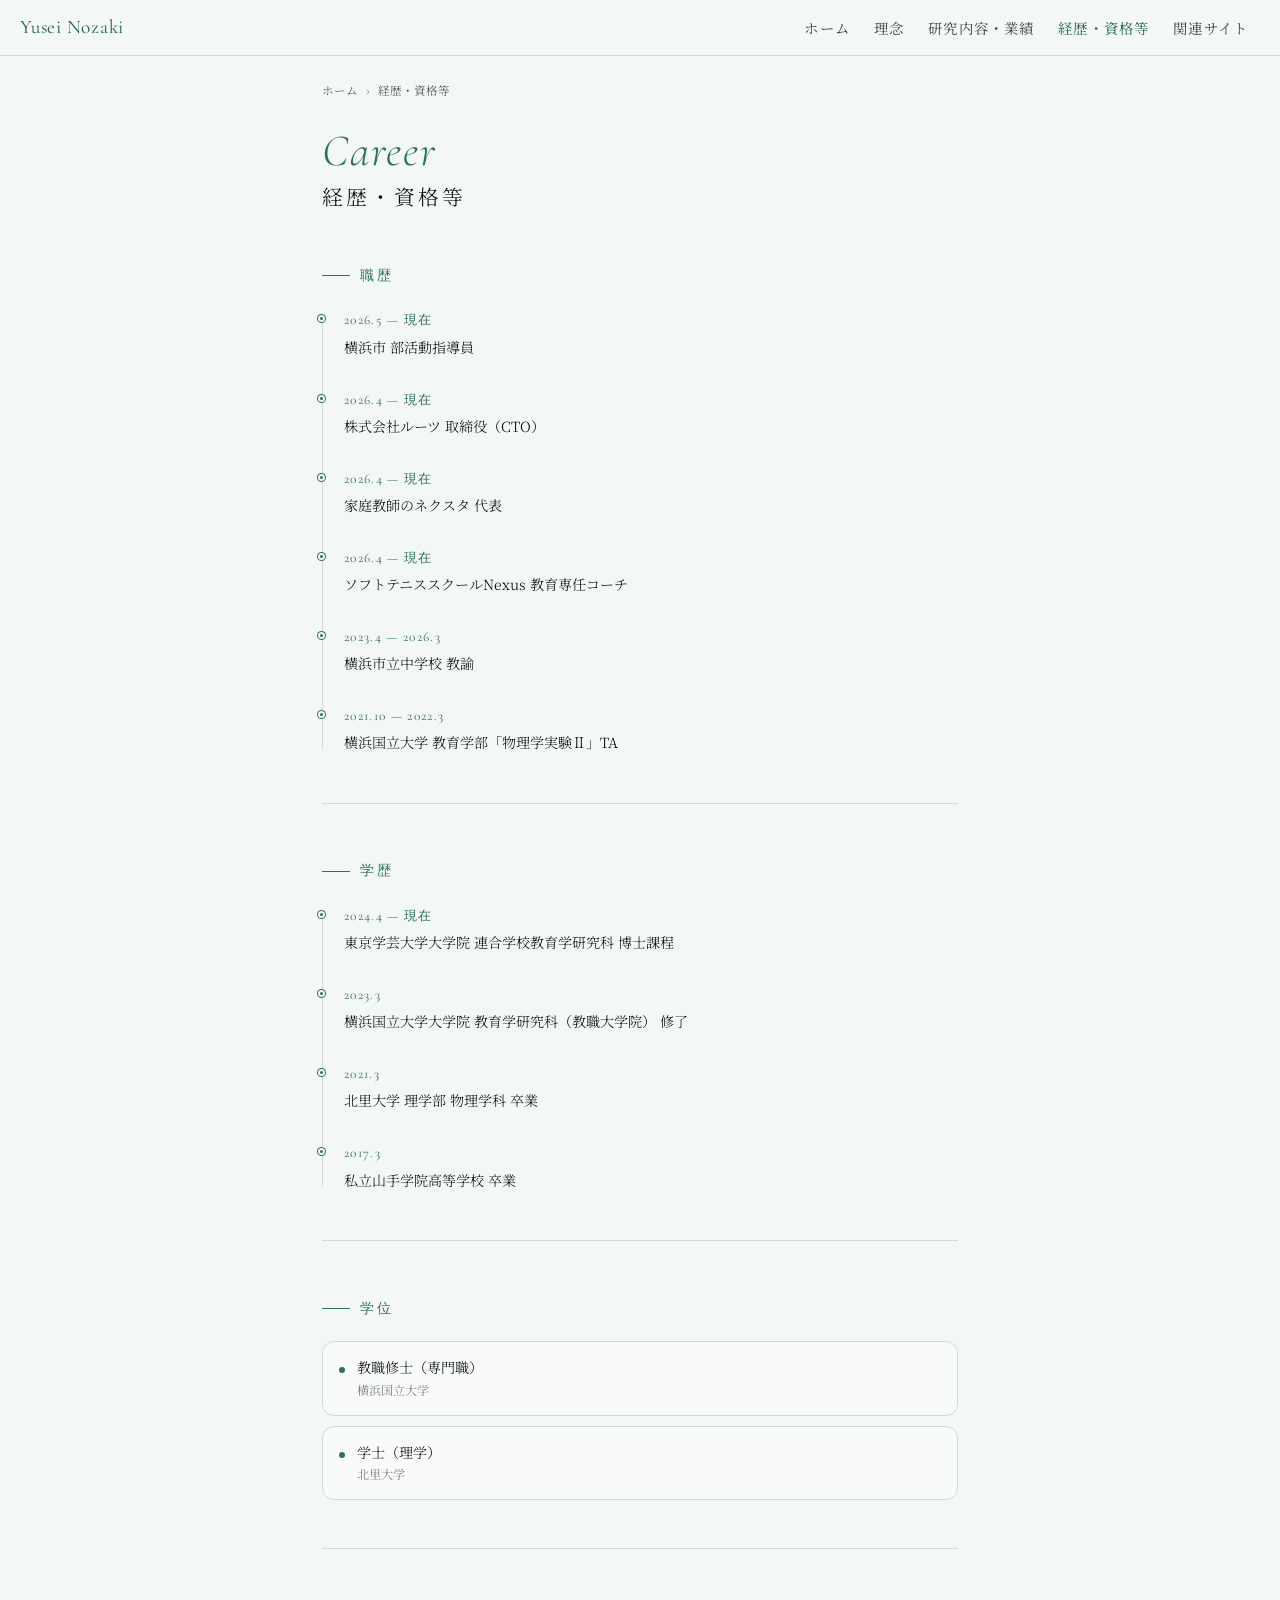
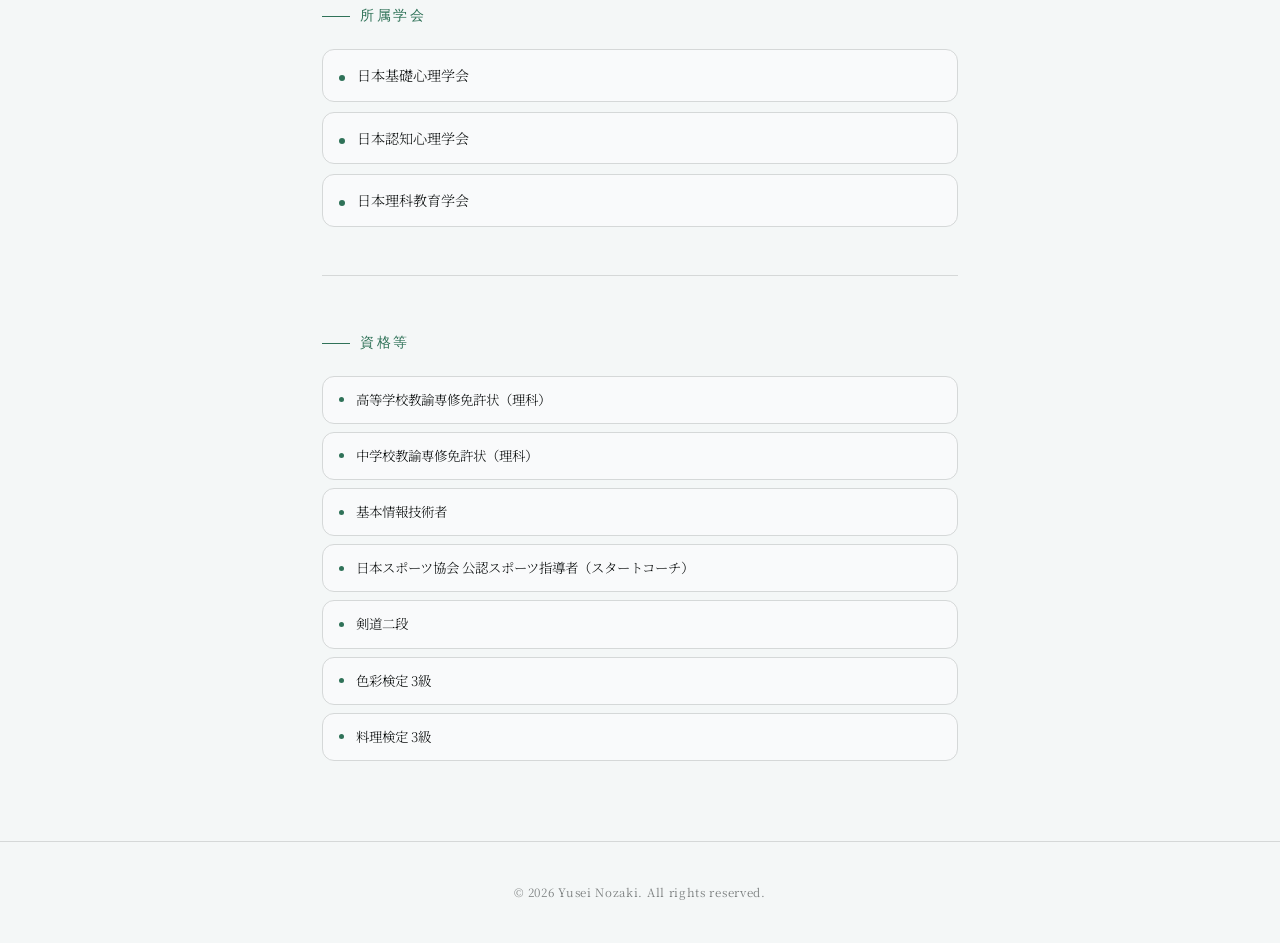
<file: profile/index.html>
<!DOCTYPE html>
<html lang="ja">
<head>
  <meta charset="UTF-8">
  <meta name="viewport" content="width=device-width, initial-scale=1.0">
  <title>経歴・資格等へ移動 | 野﨑 優晴（Yusei Nozaki）</title>
  <link rel="canonical" href="https://yusei-nozaki.jp/career/">
  <script>window.location.replace('/career/' + window.location.search + window.location.hash);</script>
  <meta http-equiv="refresh" content="0; url=/career/">
</head>
<body>
  <p><a href="/career/">経歴・資格等を見る</a></p>
</body>
</html>
</file>
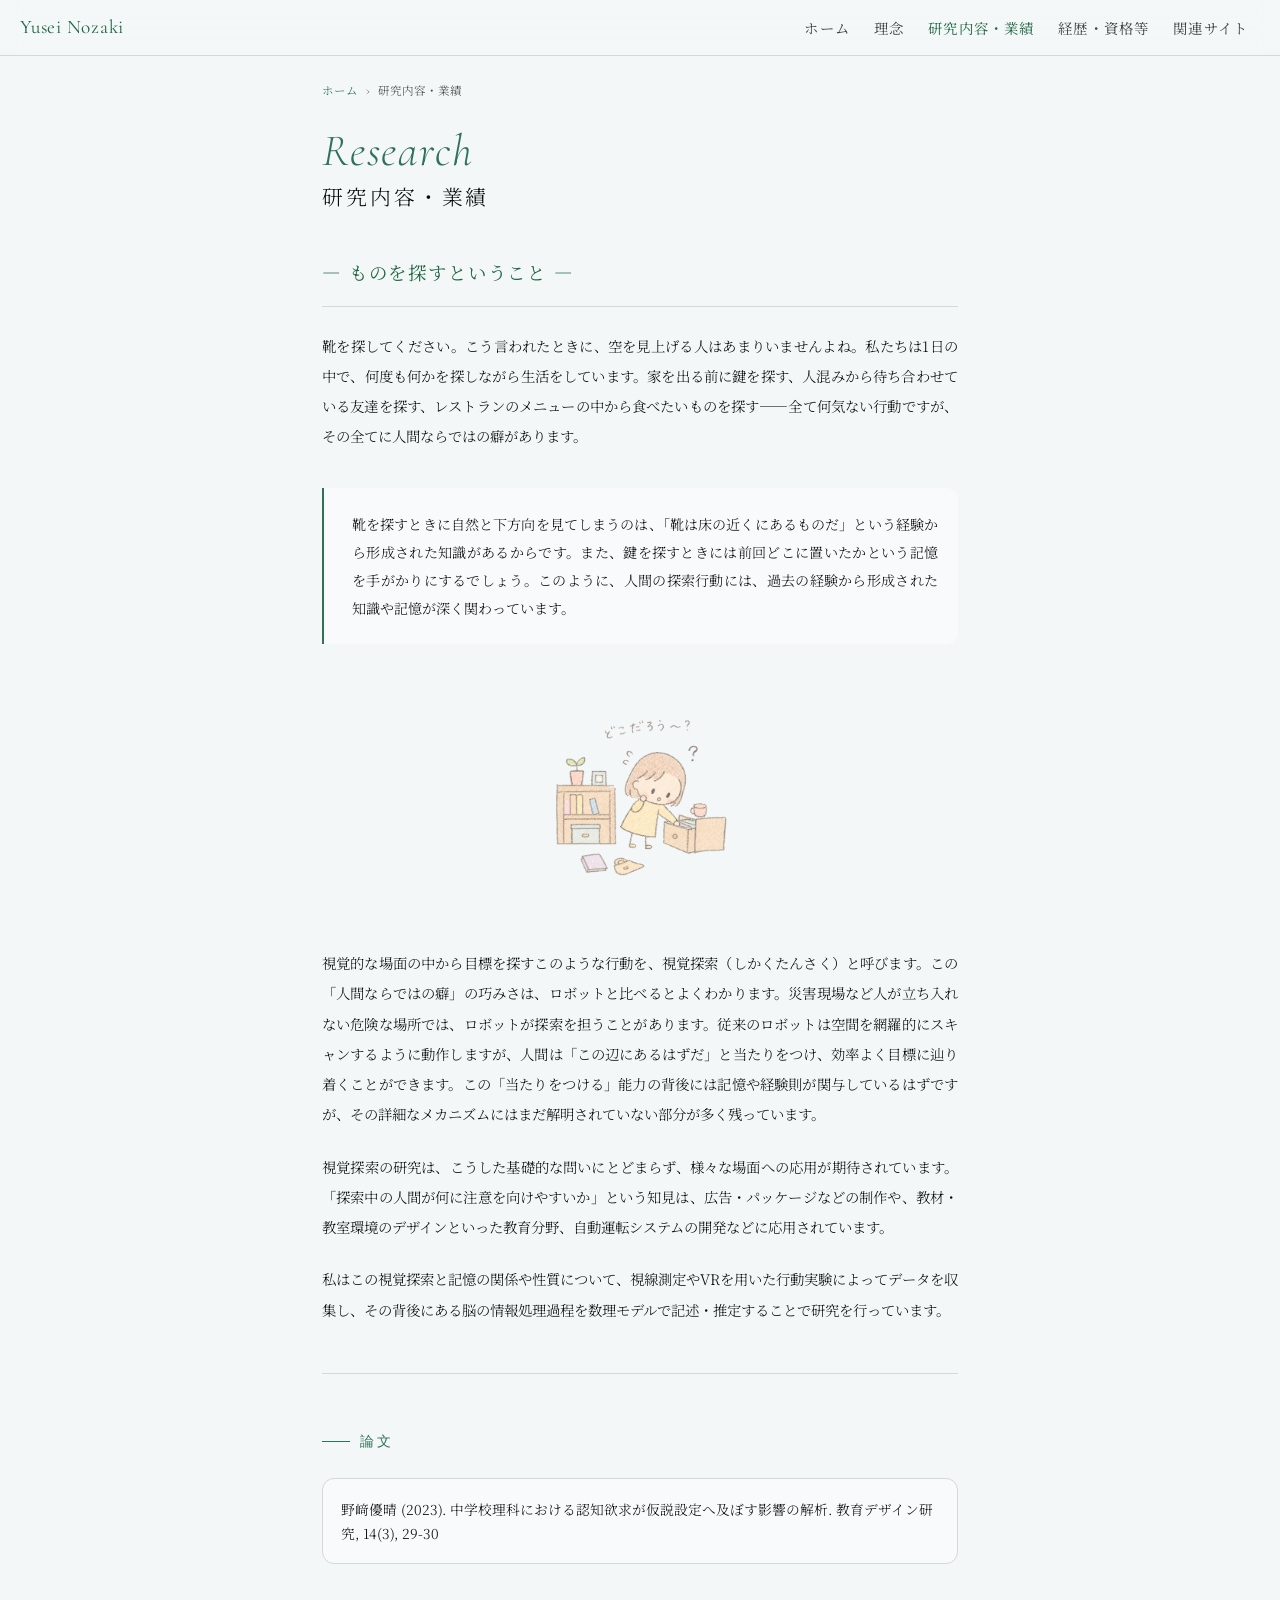
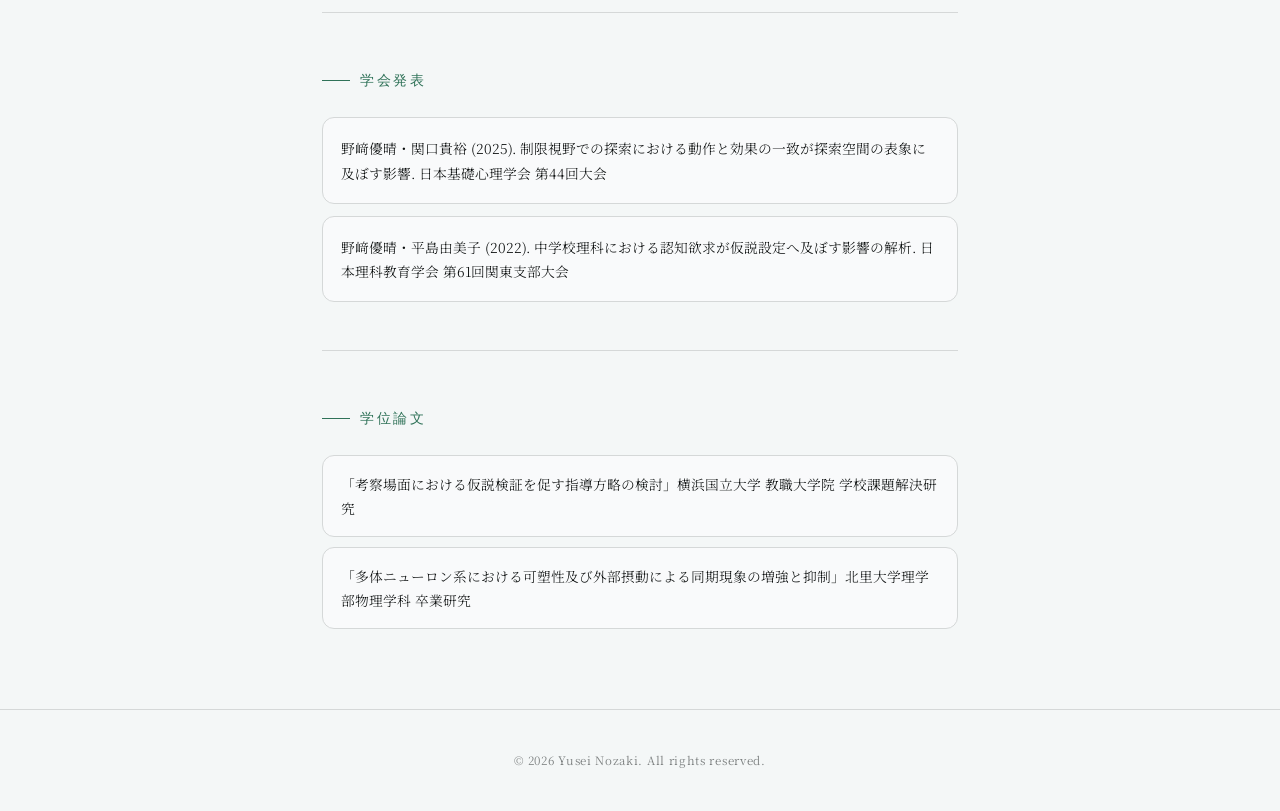
<file: research/index.html>
<!DOCTYPE html>
<html lang="ja">
<head>
  <meta charset="UTF-8">
  <meta name="viewport" content="width=device-width, initial-scale=1.0">
  <meta name="format-detection" content="address=no, telephone=no">
  <title>研究内容・業績 | 野﨑 優晴（Yusei Nozaki）</title>
  <meta name="description" content="野﨑優晴（野崎優晴 / Yusei Nozaki）の研究紹介。認知心理学・視覚探索と記憶の関係を、視線測定・VRを用いた行動実験と数理モデルで研究しています。">
  <meta name="keywords" content="野崎優晴, 野﨑優晴, Yusei Nozaki, 認知心理学, 視覚探索, 記憶, 視線測定, VR, 数理モデル, 東京学芸大学, 日本基礎心理学会, 日本認知心理学会, 論文, 学会発表, 知覚, 注意">
  <meta name="author" content="Yusei Nozaki">
  <meta name="robots" content="index, follow">
  <meta property="og:site_name" content="野﨑 優晴 ホームページ">
  <meta property="og:title" content="研究内容・業績 | 野﨑 優晴（Yusei Nozaki）">
  <meta property="og:description" content="認知心理学・視覚探索と記憶の関係を研究する野﨑優晴の研究紹介。視線測定・VR・数理モデルを用いた行動実験。">
  <meta property="og:type" content="website">
  <meta property="og:url" content="https://yusei-nozaki.jp/research/">
  <meta property="og:image" content="https://yusei-nozaki.jp/img/IMG_9286.jpeg">
  <meta name="twitter:card" content="summary_large_image">
  <meta name="twitter:title" content="研究内容・業績 | 野﨑 優晴（Yusei Nozaki）">
  <meta name="twitter:description" content="認知心理学・視覚探索と記憶の関係を研究する野﨑優晴の研究紹介。視線測定・VR・数理モデルを用いた行動実験。">
  <meta name="twitter:image" content="https://yusei-nozaki.jp/img/IMG_9286.jpeg">
  <link rel="canonical" href="https://yusei-nozaki.jp/research/">
  <link rel="icon" href="../img/icon.png">
  <link rel="stylesheet" href="https://cdn.jsdelivr.net/npm/bootstrap@5.3.8/dist/css/bootstrap.min.css" integrity="sha384-sRIl4kxILFvY47J16cr9ZwB07vP4J8+LH7qKQnuqkuIAvNWLzeN8tE5YBujZqJLB" crossorigin="anonymous">
  <link rel="stylesheet" href="../css/style.css">
  <script type="application/ld+json">
{
  "@context": "https://schema.org",
  "@type": "BreadcrumbList",
  "itemListElement": [
    {
      "@type": "ListItem",
      "position": 1,
      "name": "ホーム",
      "item": "https://yusei-nozaki.jp/"
    },
    {
      "@type": "ListItem",
      "position": 2,
      "name": "研究内容・業績",
      "item": "https://yusei-nozaki.jp/research/"
    }
  ]
}
  </script>
</head>
<body>

<nav class="navbar fixed-top site-nav" aria-label="メインナビゲーション">
  <a href="/" class="navbar-brand nav-logo">Yusei Nozaki</a>
  <button class="navbar-toggler nav-hamburger collapsed" id="nav-hamburger" type="button" data-bs-toggle="collapse" data-bs-target="#nav-menu" aria-controls="nav-menu" aria-expanded="false" aria-label="メニュー">
    <span aria-hidden="true"></span><span aria-hidden="true"></span><span aria-hidden="true"></span>
  </button>
  <div class="collapse navbar-collapse nav-menu" id="nav-menu">
    <ul class="navbar-nav nav-links">
      <li class="nav-item"><a href="/" class="nav-link">ホーム</a></li>
      <li class="nav-item"><a href="/philosophy/" class="nav-link">理念</a></li>
      <li class="nav-item"><a href="/research/" class="nav-link active" aria-current="page">研究内容・業績</a></li>
      <li class="nav-item"><a href="/career/" class="nav-link">経歴・資格等</a></li>
      <li class="nav-item"><a href="/links/" class="nav-link">関連サイト</a></li>
    </ul>
  </div>
</nav>

<main class="page">

  <nav class="container breadcrumbs" aria-label="パンくずリスト">
    <ol>
      <li><a href="/">ホーム</a></li>
      <li aria-current="page">研究内容・業績</li>
    </ol>
  </nav>

  <div class="container page-hero reveal">
    <span class="page-hero-en">Research</span>
    <h1 class="page-hero-jp">研究内容・業績</h1>
  </div>

  <!-- 研究紹介：ここから紹介文とイラスト -->
  <section class="container research-section reveal">
    <div class="research-theme">— ものを探すということ —</div>
    <div class="research-body">
      <p>靴を探してください。こう言われたときに、空を見上げる人はあまりいませんよね。私たちは1日の中で、何度も何かを探しながら生活をしています。家を出る前に鍵を探す、人混みから待ち合わせている友達を探す、レストランのメニューの中から食べたいものを探す——全て何気ない行動ですが、その全てに人間ならではの癖があります。</p>

      <div class="pull-quote">
        <p>靴を探すときに自然と下方向を見てしまうのは、「靴は床の近くにあるものだ」という経験から形成された知識があるからです。また、鍵を探すときには前回どこに置いたかという記憶を手がかりにするでしょう。このように、人間の探索行動には、過去の経験から形成された知識や記憶が深く関わっています。</p>
      </div>

      <div class="illust-wrap d-flex justify-content-center">
        <img src="../img/illust-search-transparent.png" alt="ものを探している様子のイラスト" class="illust-img">
      </div>

      <p>視覚的な場面の中から目標を探すこのような行動を、視覚探索（しかくたんさく）と呼びます。この「人間ならではの癖」の巧みさは、ロボットと比べるとよくわかります。災害現場など人が立ち入れない危険な場所では、ロボットが探索を担うことがあります。従来のロボットは空間を網羅的にスキャンするように動作しますが、人間は「この辺にあるはずだ」と当たりをつけ、効率よく目標に辿り着くことができます。この「当たりをつける」能力の背後には記憶や経験則が関与しているはずですが、その詳細なメカニズムにはまだ解明されていない部分が多く残っています。</p>

      <p>視覚探索の研究は、こうした基礎的な問いにとどまらず、様々な場面への応用が期待されています。「探索中の人間が何に注意を向けやすいか」という知見は、広告・パッケージなどの制作や、教材・教室環境のデザインといった教育分野、自動運転システムの開発などに応用されています。</p>

      <p>私はこの視覚探索と記憶の関係や性質について、視線測定やVRを用いた行動実験によってデータを収集し、その背後にある脳の情報処理過程を数理モデルで記述・推定することで研究を行っています。</p>
    </div>
  </section>

  <div class="container"><div class="divider"></div></div>

  <!-- 業績一覧：ここから論文・学会発表・学位論文 -->
  <!-- 論文 -->
  <section class="container research-section reveal">
    <span class="section-label">論文</span>
    <div class="pub-list d-flex flex-column">
      <div class="card pub-item">
        <div class="pub-title">野﨑優晴 (2023). 中学校理科における認知欲求が仮説設定へ及ぼす影響の解析. 教育デザイン研究, 14(3), 29-30</div>
      </div>
    </div>
  </section>

  <div class="container"><div class="divider"></div></div>

  <!-- 学会発表 -->
  <section class="container research-section reveal">
    <span class="section-label">学会発表</span>
    <div class="pub-list d-flex flex-column">
      <div class="card pub-item">
        <div class="pub-title">野﨑優晴・関口貴裕 (2025). 制限視野での探索における動作と効果の一致が探索空間の表象に及ぼす影響. 日本基礎心理学会 第44回大会</div>
      </div>
      <div class="card pub-item">
        <div class="pub-title">野﨑優晴・平島由美子 (2022). 中学校理科における認知欲求が仮説設定へ及ぼす影響の解析. 日本理科教育学会 第61回関東支部大会</div>
      </div>
    </div>
  </section>

  <div class="container"><div class="divider"></div></div>

  <!-- 学位論文 -->
  <section class="container research-section reveal section-end">
    <span class="section-label">学位論文</span>
    <div class="thesis-list d-flex flex-column">
      <div class="card thesis-item">
        「考察場面における仮説検証を促す指導方略の検討」横浜国立大学 教職大学院 学校課題解決研究
      </div>
      <div class="card thesis-item">
        「多体ニューロン系における可塑性及び外部摂動による同期現象の増強と抑制」北里大学理学部物理学科 卒業研究
      </div>
    </div>
  </section>

</main>

<footer class="site-footer">
  © 2026 Yusei Nozaki. All rights reserved.
</footer>

<script src="https://cdn.jsdelivr.net/npm/bootstrap@5.3.8/dist/js/bootstrap.bundle.min.js" integrity="sha384-FKyoEForCGlyvwx9Hj09JcYn3nv7wiPVlz7YYwJrWVcXK/BmnVDxM+D2scQbITxI" crossorigin="anonymous"></script>
<script src="../js/main.js"></script>

</body>
</html>
</file>
<file: css/style.css>
@import url('https://fonts.googleapis.com/css2?family=Cormorant+Garamond:ital,wght@0,300;0,400;0,500;1,300;1,400&family=Noto+Serif+JP:wght@200;300;400;500&display=swap');

/* ── Tokens ── */
:root {
  --bg:        oklch(0.975 0.003 200);
  --bg-card:   oklch(0.985 0.002 200);
  --bg-deep:   oklch(0.925 0.006 200);
  --green:     oklch(0.46  0.09  158);
  --green-mid: oklch(0.50  0.08  165);
  --green-lt:  oklch(0.68  0.055 165);
  --ink:       oklch(0.15  0.005 200);
  --ink-mid:   oklch(0.38  0.006 200);
  --ink-lt:    oklch(0.60  0.005 200);
  --border:    oklch(0.88  0.004 200);
  --radius:    12px;
  --ff-jp:     'Noto Serif JP', serif;
  --ff-en:     'Cormorant Garamond', serif;
  --max-w:     680px;

  /* Bootstrap theme: keep the original typography and palette. */
  --bs-body-font-family: var(--ff-jp);
  --bs-body-font-size: 1rem;
  --bs-body-font-weight: 400;
  --bs-body-line-height: 1.8;
  --bs-body-color: var(--ink);
  --bs-body-bg: var(--bg);
  --bs-border-color: var(--border);
  --bs-border-radius: var(--radius);
  --bs-link-color: var(--green);
  --bs-link-hover-color: var(--green-mid);
}

/* ── Bootstrap base and shared components ── */
html { font-size: 16px; scroll-behavior: smooth; }
body { min-height: 100dvh; }
p { margin: 0; }
img { display: block; max-width: 100%; }
a { color: inherit; text-decoration: none; }
.card {
  --bs-card-bg: var(--bg-card);
  --bs-card-border-color: var(--border);
  --bs-card-border-radius: var(--radius);
  --bs-card-color: var(--ink);
}

/* ── Nav ── */
.site-nav {
  --bs-navbar-active-color: var(--green);
  --bs-navbar-brand-color: var(--green);
  --bs-navbar-brand-hover-color: var(--green);
  z-index: 100;
  flex-wrap: nowrap;
  padding: 0 20px;
  height: 56px;
  background: color-mix(in oklch, var(--bg) 88%, transparent);
  backdrop-filter: blur(12px);
  -webkit-backdrop-filter: blur(12px);
  border-bottom: 1px solid var(--border);
}
.nav-logo {
  margin: 0;
  padding: 0;
  font-family: var(--ff-en);
  font-weight: 400;
  font-size: 1.05rem;
  letter-spacing: 0.04em;
  color: var(--green);
  text-decoration: none;
  white-space: nowrap;
}
.nav-links {
  margin: 0;
  padding: 0;
}
.nav-links .nav-link {
  display: block;
  padding: 8px 12px;
  font-size: 0.72rem;
  letter-spacing: 0.08em;
  color: var(--ink-mid);
  font-family: var(--ff-jp);
  font-weight: 300;
  transition: color 0.2s;
}
.nav-links a:hover,
.nav-links a.active { color: var(--green); }
.nav-links a.active { font-weight: 400; }

/* Hamburger button */
.nav-hamburger {
  display: none;
  flex-direction: column;
  gap: 5px;
  cursor: pointer;
  background: none;
  border: none;
  padding: 8px;
  border-radius: 0;
}
.nav-hamburger:focus-visible {
  outline: 2px solid var(--green);
  outline-offset: 3px;
}
.nav-hamburger:focus { box-shadow: none; }
.nav-hamburger span {
  display: block;
  width: 22px;
  height: 1.5px;
  background: var(--ink-mid);
  border-radius: 2px;
  transition: transform 0.3s, opacity 0.3s;
  transform-origin: center;
}
.nav-hamburger[aria-expanded="true"] span:nth-child(1) { transform: translateY(6.5px) rotate(45deg); }
.nav-hamburger[aria-expanded="true"] span:nth-child(2) { opacity: 0; }
.nav-hamburger[aria-expanded="true"] span:nth-child(3) { transform: translateY(-6.5px) rotate(-45deg); }

/* Use the existing mobile menu below 640px so all five labels fit. */
@media (min-width: 640.02px) {
  .nav-logo { font-size: 1.2rem; }
  .nav-links .nav-link { font-size: 0.9rem; font-weight: 400; }
  .site-nav .nav-menu { display: flex !important; flex-basis: auto; flex-grow: 0; }
  .site-nav .navbar-nav { flex-direction: row; }
}
@media (max-width: 640px) {
  .nav-hamburger { display: flex; }
  .nav-menu {
    position: fixed;
    top: 56px;
    left: 0; right: 0;
    background: color-mix(in oklch, var(--bg) 96%, transparent);
    backdrop-filter: blur(16px);
    -webkit-backdrop-filter: blur(16px);
    border-bottom: 1px solid var(--border);
  }
  .nav-links { padding: 8px 0 16px; }
  .nav-links .nav-link {
    padding: 12px 24px;
    font-size: 0.88rem;
    letter-spacing: 0.06em;
  }
}

/* ── Page wrapper ── */
.page {
  padding-top: 56px;
  min-height: 100dvh;
}
.container {
  max-width: var(--max-w);
  padding: 0 22px;
}

/* ── Section heading ── */
.section-label {
  display: inline-flex;
  align-items: center;
  gap: 10px;
  font-family: var(--ff-en);
  font-size: 0.88rem;
  letter-spacing: 0.18em;
  text-transform: uppercase;
  color: var(--green-mid);
  margin-bottom: 24px;
}
.section-label::before {
  content: '';
  display: block;
  width: 28px;
  height: 1px;
  background: var(--green-mid);
}
.section-title {
  font-family: var(--ff-jp);
  font-weight: 300;
  font-size: 1.5rem;
  letter-spacing: 0.04em;
  color: var(--ink);
  margin-bottom: 28px;
}

/* ── Divider ── */
.divider {
  width: 100%;
  height: 1px;
  background: var(--border);
  margin: 48px 0;
}

/* ── Footer ── */
.site-footer {
  text-align: center;
  padding: 40px 22px;
  font-size: 0.72rem;
  color: var(--ink-lt);
  letter-spacing: 0.06em;
  border-top: 1px solid var(--border);
}

/* ── Scroll reveal ── */
.reveal {
  opacity: 0;
  transform: translateY(22px);
  transition: opacity 0.7s ease, transform 0.7s ease;
}
.reveal.visible {
  opacity: 1;
  transform: translateY(0);
}

/* ── Hero (index) ── */
.hero {
  padding: 56px 28px 52px;
  opacity: 0;
  animation: pageIn 0.8s ease 0.1s forwards;
}
@keyframes pageIn { to { opacity: 1; } }
.hero-layout { gap: 36px; }
.hero-layout > .hero-text-col { min-width: 0; }

.hero-name-en {
  font-family: var(--ff-en);
  font-weight: 300;
  font-style: italic;
  font-size: clamp(1.2rem, 4vw, 1.5rem);
  letter-spacing: 0.22em;
  color: var(--green-mid);
  display: block;
  margin-bottom: 6px;
}
.hero-name-jp {
  font-family: var(--ff-jp);
  font-weight: 400;
  font-size: clamp(2rem, 7vw, 2.6rem);
  letter-spacing: 0.14em;
  color: var(--ink);
  display: block;
  line-height: 1.15;
  margin-bottom: 22px;
}
.hero-divider {
  width: 32px;
  height: 1px;
  background: var(--green-mid);
  margin-bottom: 18px;
}
.hero-titles { gap: 6px; }
.hero-title {
  font-size: 12px;
  color: oklch(0.12 0.003 200);
  letter-spacing: 0.04em;
  font-weight: 300;
  line-height: 1.6;
}

/* Photo blob */
.hero-photo-col { width: 180px; }
.hero-photo-wrap {
  position: relative;
  width: 100%;
  aspect-ratio: 5 / 6;
}
.hero-photo-wrap::before {
  content: '';
  position: absolute;
  inset: -6px;
  background: var(--bg-deep);
  border-radius: 30% 70% 55% 45% / 55% 35% 65% 45%;
  z-index: 0;
}
.hero-photo {
  position: relative;
  z-index: 1;
  width: 100%;
  height: 100%;
  object-fit: cover;
  object-position: center 10%;
  border-radius: 28% 72% 52% 48% / 52% 32% 68% 48%;
  display: block;
}

@media (max-width: 500px) {
  .hero {
    text-align: left;
    padding: 44px 24px 40px;
  }
  .hero-layout { flex-direction: column; align-items: stretch !important; gap: 28px; }
  .hero-text-col { order: 2; flex: 0 0 auto; }
  .hero-photo-col { order: 1; width: 100%; }
  .hero-photo-wrap {
    width: clamp(110px, 38vw, 160px);
    height: clamp(124px, 43vw, 180px);
  }
}

/* ── Bio (index) ── */
.bio-section {
  padding: 0 22px;
  opacity: 0;
  animation: pageIn 0.8s ease 0.5s forwards;
}
.bio-text {
  font-size: 0.92rem;
  color: var(--ink);
  line-height: 2;
  font-weight: 300;
  text-align-last: left;
}
.bio-actions { gap: 12px; margin-top: 28px; }
.bio-cta {
  --bs-btn-padding-x: 28px;
  --bs-btn-padding-y: 13px;
  --bs-btn-font-family: var(--ff-jp);
  --bs-btn-font-size: 0.8rem;
  --bs-btn-font-weight: 300;
  --bs-btn-line-height: 1.8;
  --bs-btn-color: #fff;
  --bs-btn-bg: var(--green);
  --bs-btn-border-width: 0;
  --bs-btn-hover-color: #fff;
  --bs-btn-hover-bg: oklch(0.38 0.13 148);
  --bs-btn-active-color: #fff;
  --bs-btn-active-bg: oklch(0.38 0.13 148);
  --bs-btn-focus-shadow-rgb: 54, 100, 76;
  gap: 10px;
  letter-spacing: 0.06em;
  transition: background 0.2s, transform 0.2s;
}
.bio-cta-outline {
  --bs-btn-color: var(--green);
  --bs-btn-bg: transparent;
  --bs-btn-border-width: 1px;
  --bs-btn-border-color: var(--green);
  --bs-btn-hover-color: var(--green);
  --bs-btn-hover-bg: transparent;
  --bs-btn-hover-border-color: var(--green);
  --bs-btn-active-color: var(--green);
  --bs-btn-active-bg: transparent;
  --bs-btn-active-border-color: var(--green);
}
.bio-cta:hover { transform: translateY(-1px); }
.bio-cta-arrow {
  font-size: 0.85rem;
  transition: transform 0.2s;
}
.bio-cta:hover .bio-cta-arrow { transform: translateX(3px); }

/* ── Hobbies (index) ── */
.hobbies-section {
  padding: 0 22px;
}
.hobby-chip {
  line-height: inherit;
  padding: 7px 16px;
  background: var(--bg-deep);
  border: 1px solid var(--border);
  border-radius: 40px;
  font-size: 0.78rem;
  color: var(--ink-mid);
  font-weight: 300;
  letter-spacing: 0.04em;
}

/* ── Contact (index) ── */
.contact-section {
  padding: 0 22px 80px;
}
.contact-email-wrap {
  gap: 12px;
  padding: 18px 20px;
  margin-bottom: 18px;
}
.contact-email-icon {
  width: 36px;
  height: 36px;
  background: var(--bg-deep);
}
.contact-email-icon svg { width: 16px; height: 16px; }
#email-display {
  font-family: monospace;
  font-size: 0.82rem;
  color: var(--green);
  letter-spacing: 0.03em;
}
.contact-note {
  font-size: 0.8rem;
  color: oklch(0.12 0.003 200);
  line-height: 1.9;
  font-weight: 300;
}
.inline-link-card {
  display: grid;
  grid-template-columns: 30px minmax(0, 1fr) auto 12px;
  gap: 12px;
  padding: 14px 18px;
  text-decoration: none;
  transition: border-color 0.2s, transform 0.2s;
}
.inline-link-card:hover {
  border-color: var(--green-mid);
  transform: translateY(-1px);
}
.inline-link-logo {
  display: flex;
  align-items: center;
  justify-content: center;
  width: 30px;
  height: 32px;
  color: var(--green);
}
.inline-link-logo img { width: 30px; height: 32px; object-fit: contain; mix-blend-mode: multiply; }
.inline-link-logo svg { width: 23px; height: 23px; }
@media (max-width: 575px) {
  .inline-link-card { grid-template-columns: 30px minmax(0, 1fr) 12px; column-gap: 12px; row-gap: 2px; }
  .inline-link-logo { grid-column: 1; grid-row: 1 / 3; }
  .inline-link-name { grid-column: 2; grid-row: 1; }
  .inline-link-card .inline-link-url { grid-column: 2; grid-row: 2; margin-left: 0 !important; }
  .inline-link-arrow { grid-column: 3; grid-row: 1 / 3; }
}
.inline-link-name {
  font-size: 0.88rem;
  color: var(--ink);
  font-weight: 300;
}
.inline-link-url {
  min-width: 0;
  overflow-wrap: anywhere;
  font-size: 0.72rem;
  color: var(--ink-lt);
  font-family: monospace;
}
.inline-link-arrow {
  color: var(--green-mid);
  font-size: 0.9rem;
  transition: transform 0.2s;
}
.inline-link-card:hover .inline-link-arrow { transform: translateX(3px); }

/* ── Page hero (career / research / links) ── */
.page-hero {
  padding: 72px 22px 48px;
}
.page-hero-en {
  font-family: var(--ff-en);
  font-weight: 300;
  font-style: italic;
  font-size: 2.8rem;
  color: var(--green-mid);
  letter-spacing: 0.04em;
  line-height: 1;
  display: block;
}
.page-hero-jp {
  font-family: var(--ff-jp);
  font-weight: 300;
  font-size: 1.3rem;
  letter-spacing: 0.14em;
  color: var(--ink);
  display: block;
  margin-top: 10px;
}

/* ── Timeline (career) ── */
.timeline-section {
  padding: 0 22px;
}
.timeline {
  position: relative;
  padding-left: 22px;
}
.timeline::before {
  content: '';
  position: absolute;
  left: 0;
  top: 6px;
  bottom: 6px;
  width: 1px;
  background: var(--border);
}
.timeline-item {
  position: relative;
  padding-bottom: 28px;
}
.timeline-item::before {
  content: '';
  position: absolute;
  left: -26px;
  top: 7px;
  width: 7px;
  height: 7px;
  border-radius: 50%;
  background: var(--green-mid);
  border: 2px solid var(--bg);
  box-shadow: 0 0 0 1px var(--green-mid);
}
.timeline-item:last-child { padding-bottom: 0; }
.timeline-date {
  font-family: var(--ff-en);
  font-size: 0.84rem;
  letter-spacing: 0.1em;
  color: var(--green-mid);
  font-weight: 400;
  margin-bottom: 3px;
}
.timeline-body {
  font-size: 0.88rem;
  color: var(--ink);
  font-weight: 300;
  line-height: 1.7;
}
.timeline-sub {
  font-size: 0.88rem;
  color: var(--ink-mid);
}

/* ── Tag list (career) ── */
.tag-list {
  gap: 10px;
}
.tag-item {
  gap: 12px;
  padding: 14px 16px;
}
.tag-dot {
  width: 6px;
  height: 6px;
  border-radius: 50%;
  background: var(--green-mid);
  flex-shrink: 0;
  margin-top: 7px;
}
.tag-main {
  font-size: 0.88rem;
  color: var(--ink);
  font-weight: 300;
  line-height: 1.6;
}
.tag-sub {
  font-size: 0.76rem;
  color: var(--ink-lt);
}

/* ── Qual list (career) ── */
.qual-item {
  gap: 12px;
  padding: 11px 16px;
  font-size: 0.84rem;
  font-weight: 300;
  color: var(--ink);
}
.qual-item::before {
  content: '';
  width: 5px;
  height: 5px;
  border-radius: 50%;
  background: var(--green-mid);
  flex-shrink: 0;
}

/* ── Research ── */
.research-section {
  padding: 0 22px;
}
.research-theme {
  font-family: var(--ff-jp);
  font-weight: 400;
  font-size: 1.15rem;
  letter-spacing: 0.1em;
  color: var(--green);
  margin-bottom: 24px;
  padding-bottom: 16px;
  border-bottom: 1px solid var(--border);
}
.research-body p {
  font-size: 0.9rem;
  color: var(--ink);
  font-weight: 300;
  line-height: 2.1;
  margin-bottom: 22px;
  text-align: justify;
  text-align-last: left;
}
.research-body p:last-child { margin-bottom: 0; }

/* Illustration */
.illust-wrap {
  margin: 36px auto 28px;
}
.illust-img {
  width: 62%;
  max-width: 240px;
  mix-blend-mode: multiply;
  border-radius: 0;
  box-shadow: none;
}

/* Pull quote */
.pull-quote {
  margin: 36px 0;
  padding: 22px 20px 22px 28px;
  border-left: 2px solid var(--green-mid);
  background: var(--bg-card);
  border-radius: 0 var(--radius) var(--radius) 0;
}
.pull-quote p {
  font-family: var(--ff-jp);
  font-size: 0.88rem;
  font-weight: 300;
  color: var(--ink);
  line-height: 2;
  margin: 0 !important;
}

/* Papers & presentations */
.pub-list {
  gap: 12px;
}
.pub-item {
  padding: 18px 18px;
}
.pub-meta {
  font-family: var(--ff-en);
  font-size: 0.68rem;
  letter-spacing: 0.12em;
  color: var(--green-mid);
  text-transform: uppercase;
  margin-bottom: 6px;
}
.pub-title {
  font-size: 0.86rem;
  color: var(--ink);
  font-weight: 300;
  line-height: 1.75;
}
.pub-journal {
  margin-top: 6px;
  font-size: 0.76rem;
  color: var(--ink-lt);
  font-style: italic;
}

/* Thesis */
.thesis-list {
  gap: 10px;
}
.thesis-item {
  padding: 16px 18px;
  font-size: 0.86rem;
  color: var(--ink);
  font-weight: 300;
  line-height: 1.75;
}
.thesis-label {
  display: inline-block;
  font-size: 0.68rem;
  letter-spacing: 0.1em;
  text-transform: uppercase;
  color: var(--green-mid);
  font-family: var(--ff-en);
  margin-bottom: 5px;
}

/* ── Links ── */
.links-section { padding: 0 22px 80px; }
.link-card {
  display: grid;
  grid-template-columns: 52px minmax(0, 1fr);
  align-items: start;
  gap: 22px;
  padding: 26px 28px;
  margin-bottom: 18px;
  border-radius: 18px;
}
.link-logo {
  display: flex;
  align-items: center;
  justify-content: center;
  width: 52px;
  height: 56px;
  margin-top: 4px;
}
/* Blend white source backgrounds into the card without altering the artwork. */
.link-logo img { width: 50px; height: 50px; object-fit: contain; mix-blend-mode: multiply; }
.link-card--roots .link-logo img { width: 52px; height: 52px; }
.link-card--nexta .link-logo img { width: 44px; height: 54px; }
.link-icon { color: var(--green); }
.link-icon svg { width: 32px; height: 32px; }
.link-info { min-width: 0; }
.link-category {
  margin-bottom: 6px;
  font-family: var(--ff-en);
  font-size: 0.75rem;
  font-weight: 500;
  letter-spacing: 0.16em;
  text-transform: uppercase;
  color: var(--green);
}
.link-name {
  font-size: 0.95rem;
  font-weight: 400;
  line-height: 1.8;
  color: var(--ink);
  letter-spacing: 0.03em;
  margin: 0 0 4px;
  overflow-wrap: anywhere;
}
.link-url {
  font-size: 0.7rem;
  color: var(--ink-mid);
  font-family: monospace;
  overflow-wrap: anywhere;
}
.site-link-button {
  display: inline-flex;
  align-items: center;
  justify-content: center;
  gap: 20px;
  min-height: 44px;
  margin-top: 16px;
  padding: 9px 17px;
  border: 1px solid var(--green);
  border-radius: 999px;
  color: var(--green);
  background: transparent;
  font-size: 0.75rem;
  line-height: 1.6;
  text-decoration: none;
  transition: background-color 0.2s, color 0.2s;
}
.site-link-button:hover { background: var(--green); color: #fff; }
.site-link-button:focus-visible { outline: 2px solid var(--green); outline-offset: 4px; }
@media (max-width: 575px) {
  .link-card { grid-template-columns: 44px minmax(0, 1fr); gap: 16px; padding: 22px 18px; }
  .link-logo { width: 44px; height: 50px; }
  .link-logo img { width: 44px; height: 44px; }
  .link-card--roots .link-logo img { width: 44px; height: 44px; }
  .link-card--nexta .link-logo img { width: 40px; height: 48px; }
  .link-icon svg { width: 28px; height: 28px; }
  .link-category { font-size: 0.7rem; }
  .link-name { font-size: 0.86rem; letter-spacing: 0; }
  .link-url { font-size: 0.68rem; }
  .site-link-button { gap: 12px; padding-inline: 13px; }
}
@media (prefers-reduced-motion: reduce) {
  .site-link-button { transition: none; }
}

/* Exact spacing retained alongside Bootstrap utilities. */
.related-links { gap: 10px; }
.section-end { padding-bottom: 80px; }

/* ── Page headings & philosophy: reuse the existing text width and palette ── */
h1.page-hero-jp { margin-bottom: 0; }
h2.section-label { font-weight: 400; }
.philosophy-body p {
  font-size: 0.9rem;
  font-weight: 300;
  line-height: 2.1;
  margin-bottom: 22px;
  overflow-wrap: anywhere;
}
.philosophy-body h2 {
  margin: 0 0 24px;
  font-family: var(--ff-jp);
  font-size: 1.15rem;
  font-weight: 400;
  line-height: 1.8;
  letter-spacing: 0.06em;
  color: var(--green);
}
.philosophy-body strong { font-weight: 500; }
.philosophy-body p:last-child { margin-bottom: 0; }

/* ── Breadcrumbs ── */
.breadcrumbs { padding-top: 24px; }
.breadcrumbs ol {
  display: flex;
  flex-wrap: wrap;
  gap: 8px;
  margin: 0;
  padding: 0;
  list-style: none;
  font-size: 0.72rem;
  font-weight: 300;
  color: var(--ink-mid);
}
.breadcrumbs li + li::before {
  content: '›';
  margin-right: 8px;
  color: var(--ink-lt);
}
.breadcrumbs a { color: var(--green); }
.breadcrumbs a:hover { text-decoration: underline; }
.breadcrumbs + .page-hero { padding-top: 28px; }

/* Philosophy: illustration, opening statement, education, and research. */
.philosophy-intro { padding-bottom: 8px; }
.philosophy-illustration { margin: 0 0 32px; }
.philosophy-illustration img { width: 100%; height: auto; }
.philosophy-body .philosophy-subtitle { font-size: 1rem; }
.philosophy-section {
  margin-top: 44px;
  padding-top: 36px;
  border-top: 1px solid var(--border);
}
.philosophy-section h2 {
  padding-left: 16px;
  border-left: 2px solid var(--green-mid);
}

/* Respect the visitor's motion preference without hiding content. */
@media (prefers-reduced-motion: reduce) {
  html { scroll-behavior: auto; }
  .hero { animation: none; opacity: 1; }
  .reveal { transition: none; transform: none; opacity: 1; }
  .collapsing, .nav-hamburger span,
  .nav-links .nav-link, .bio-cta, .bio-cta-arrow,
  .inline-link-card, .inline-link-arrow, .link-card, .link-arrow {
    transition: none;
  }
}
</file>
